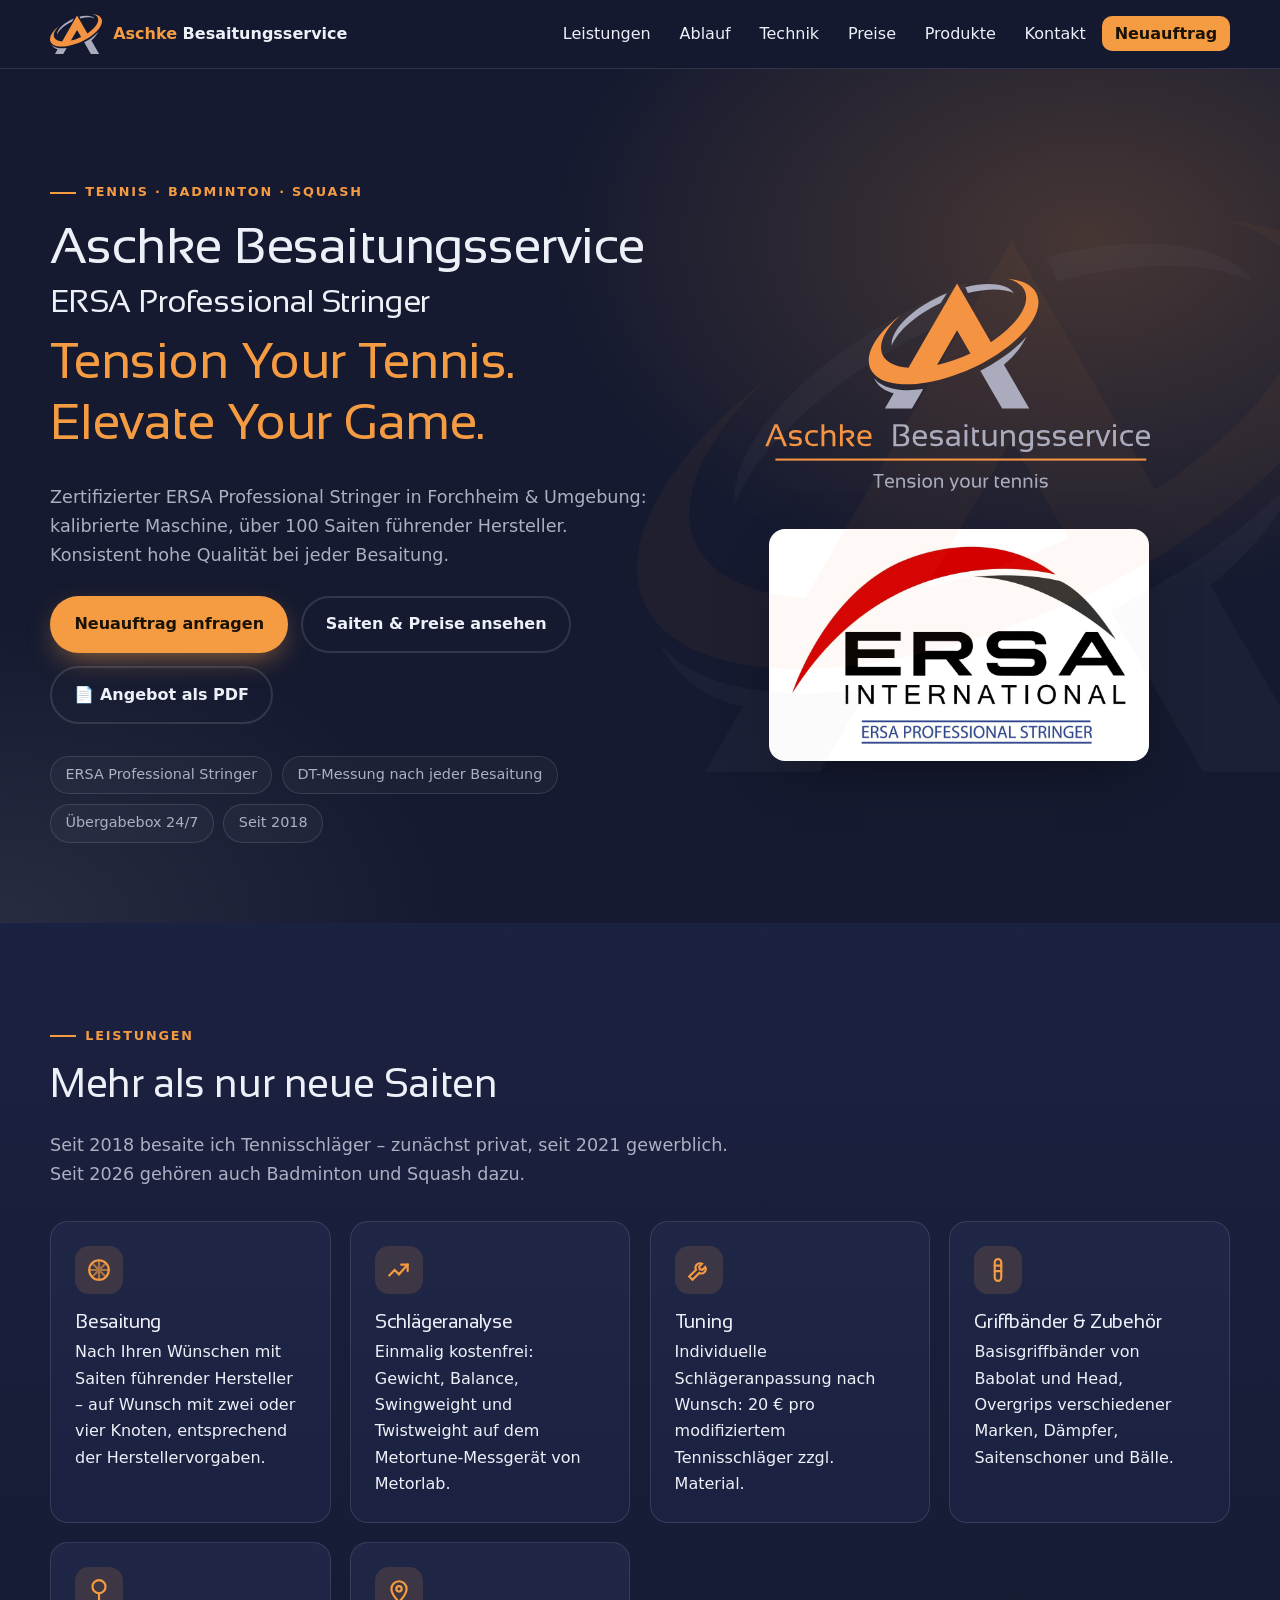
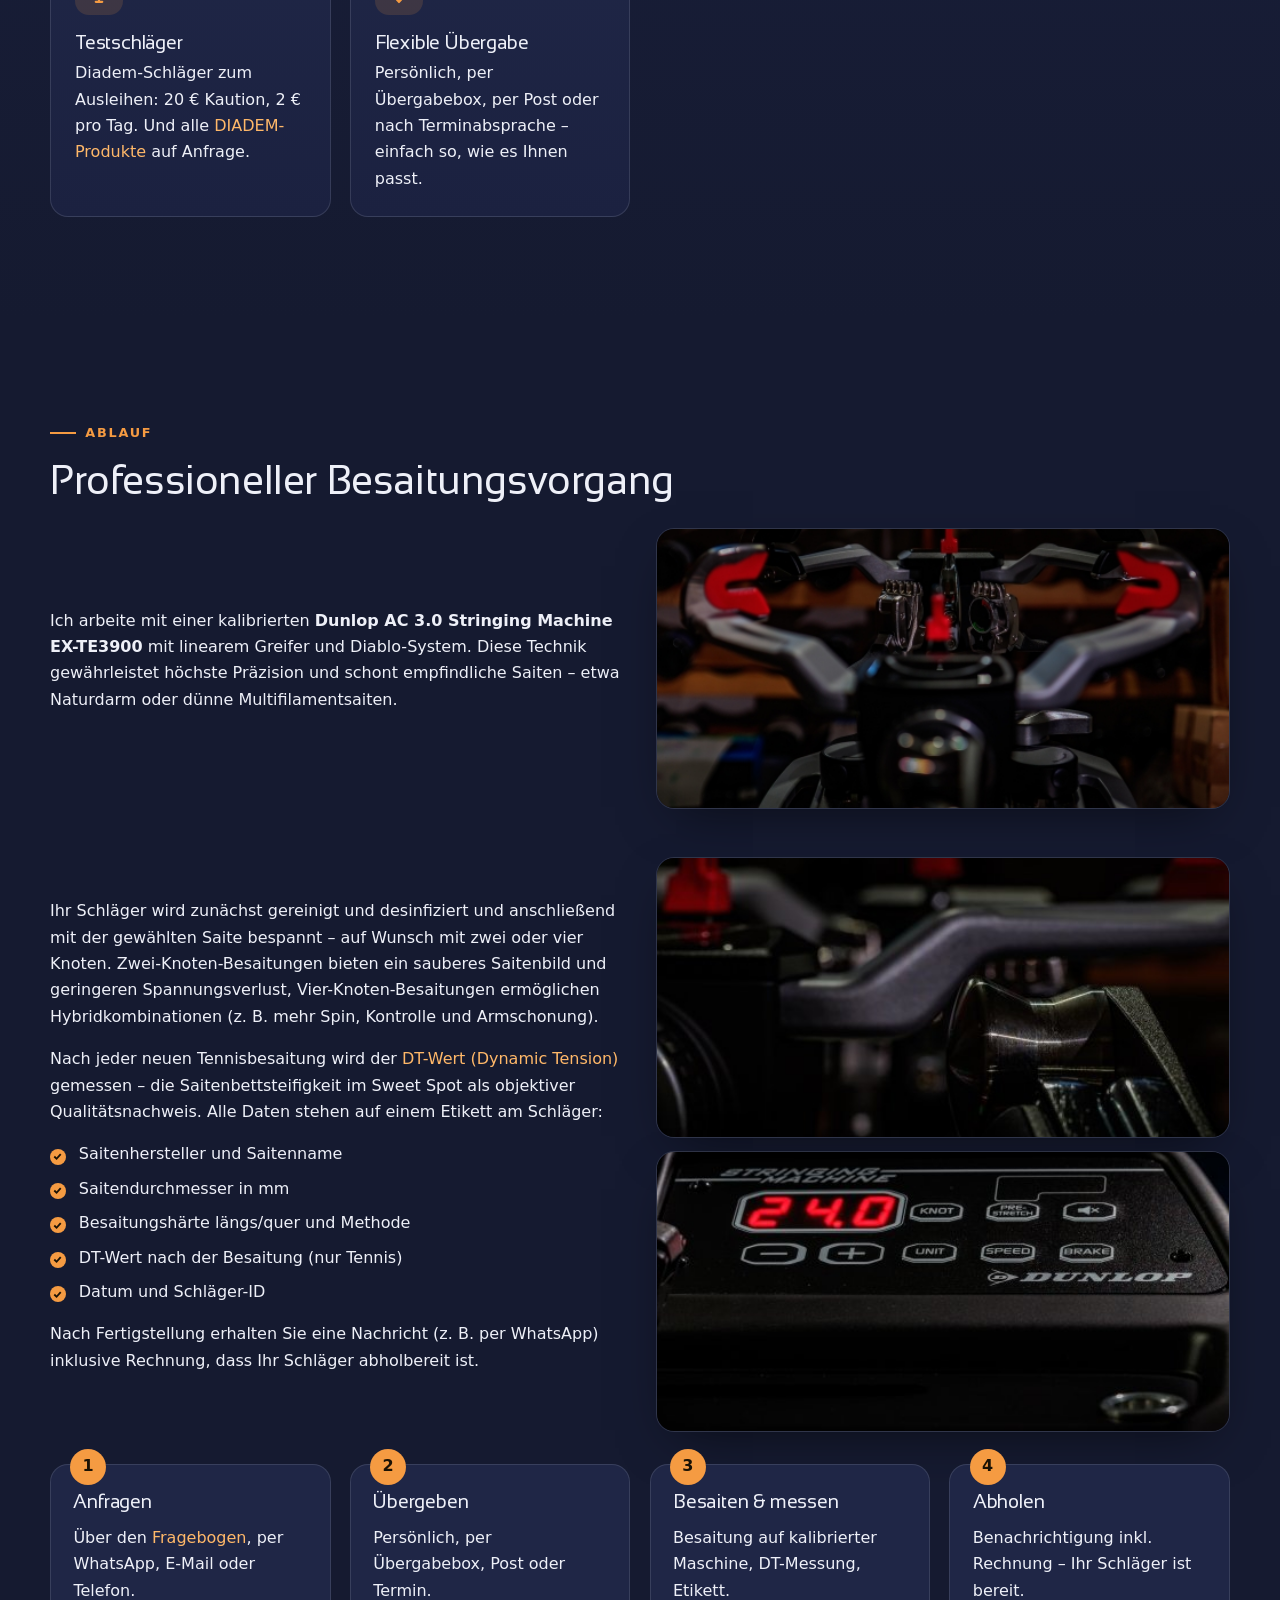
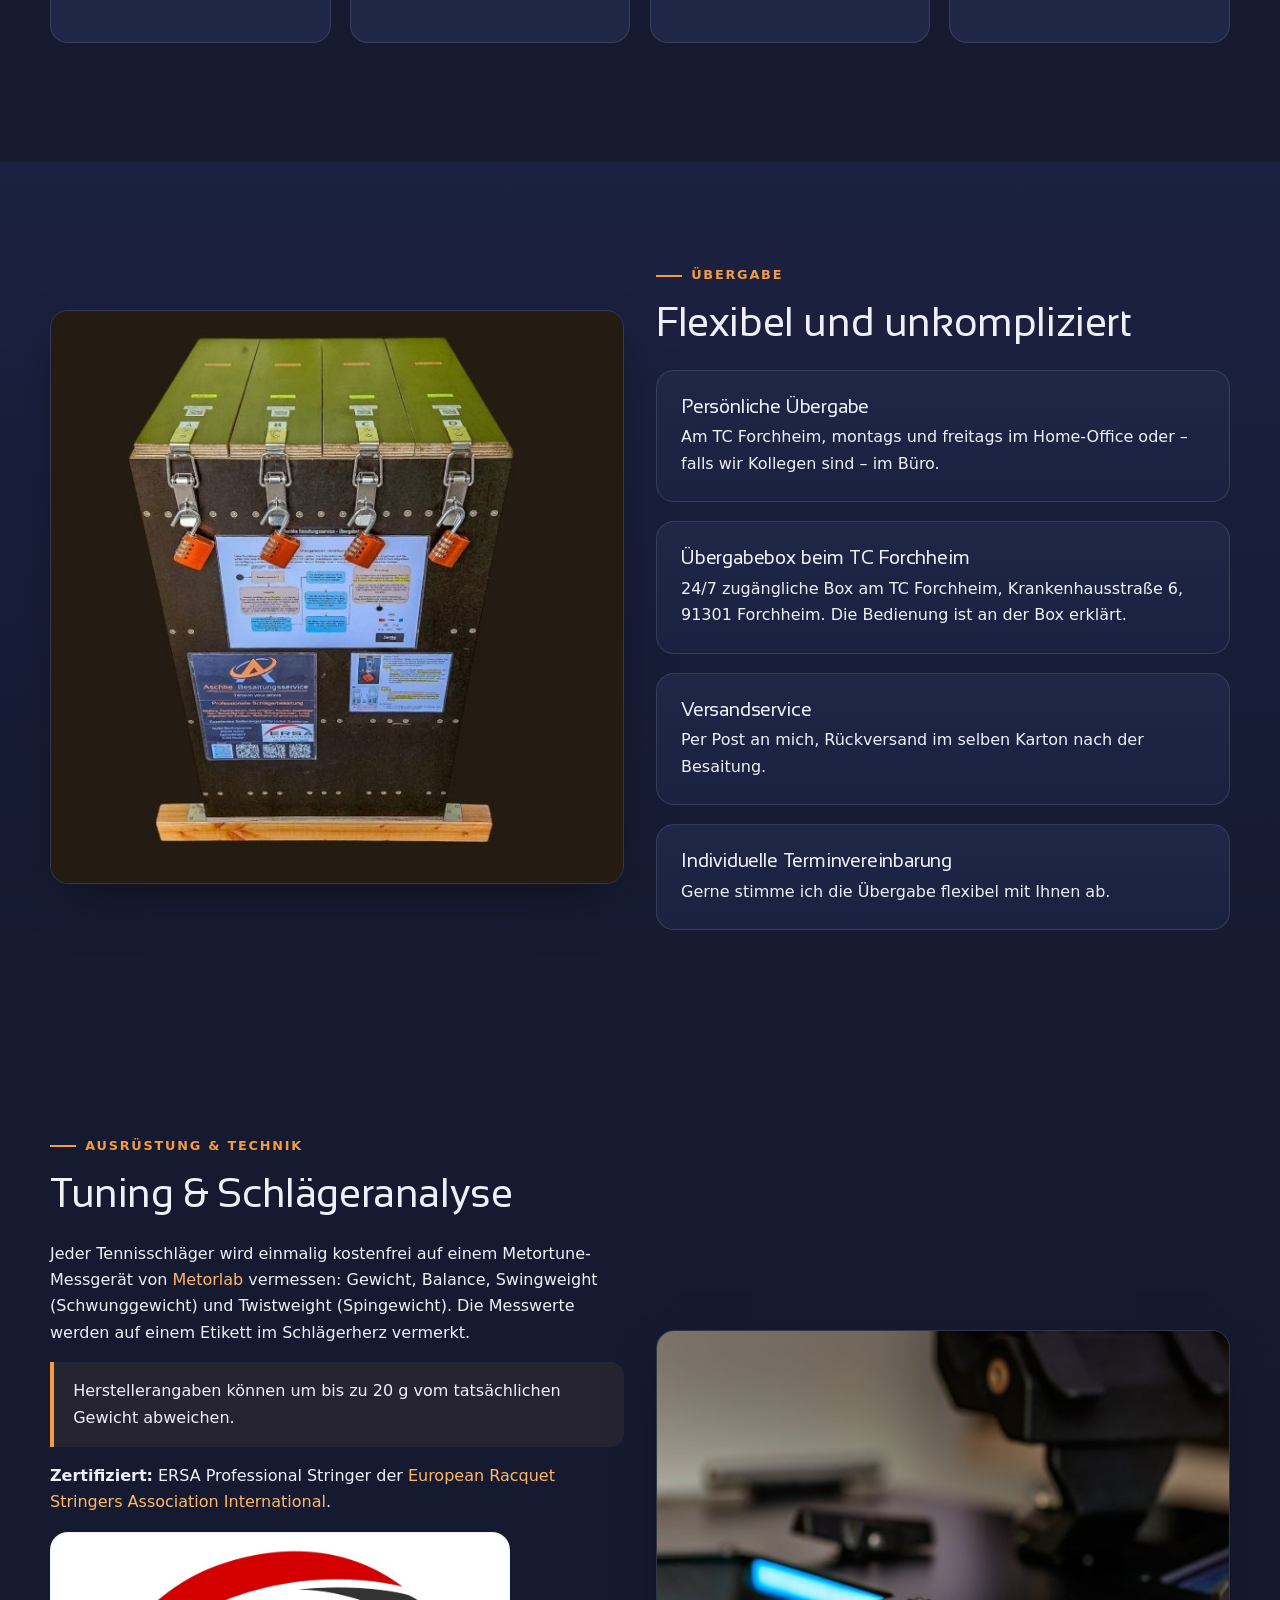
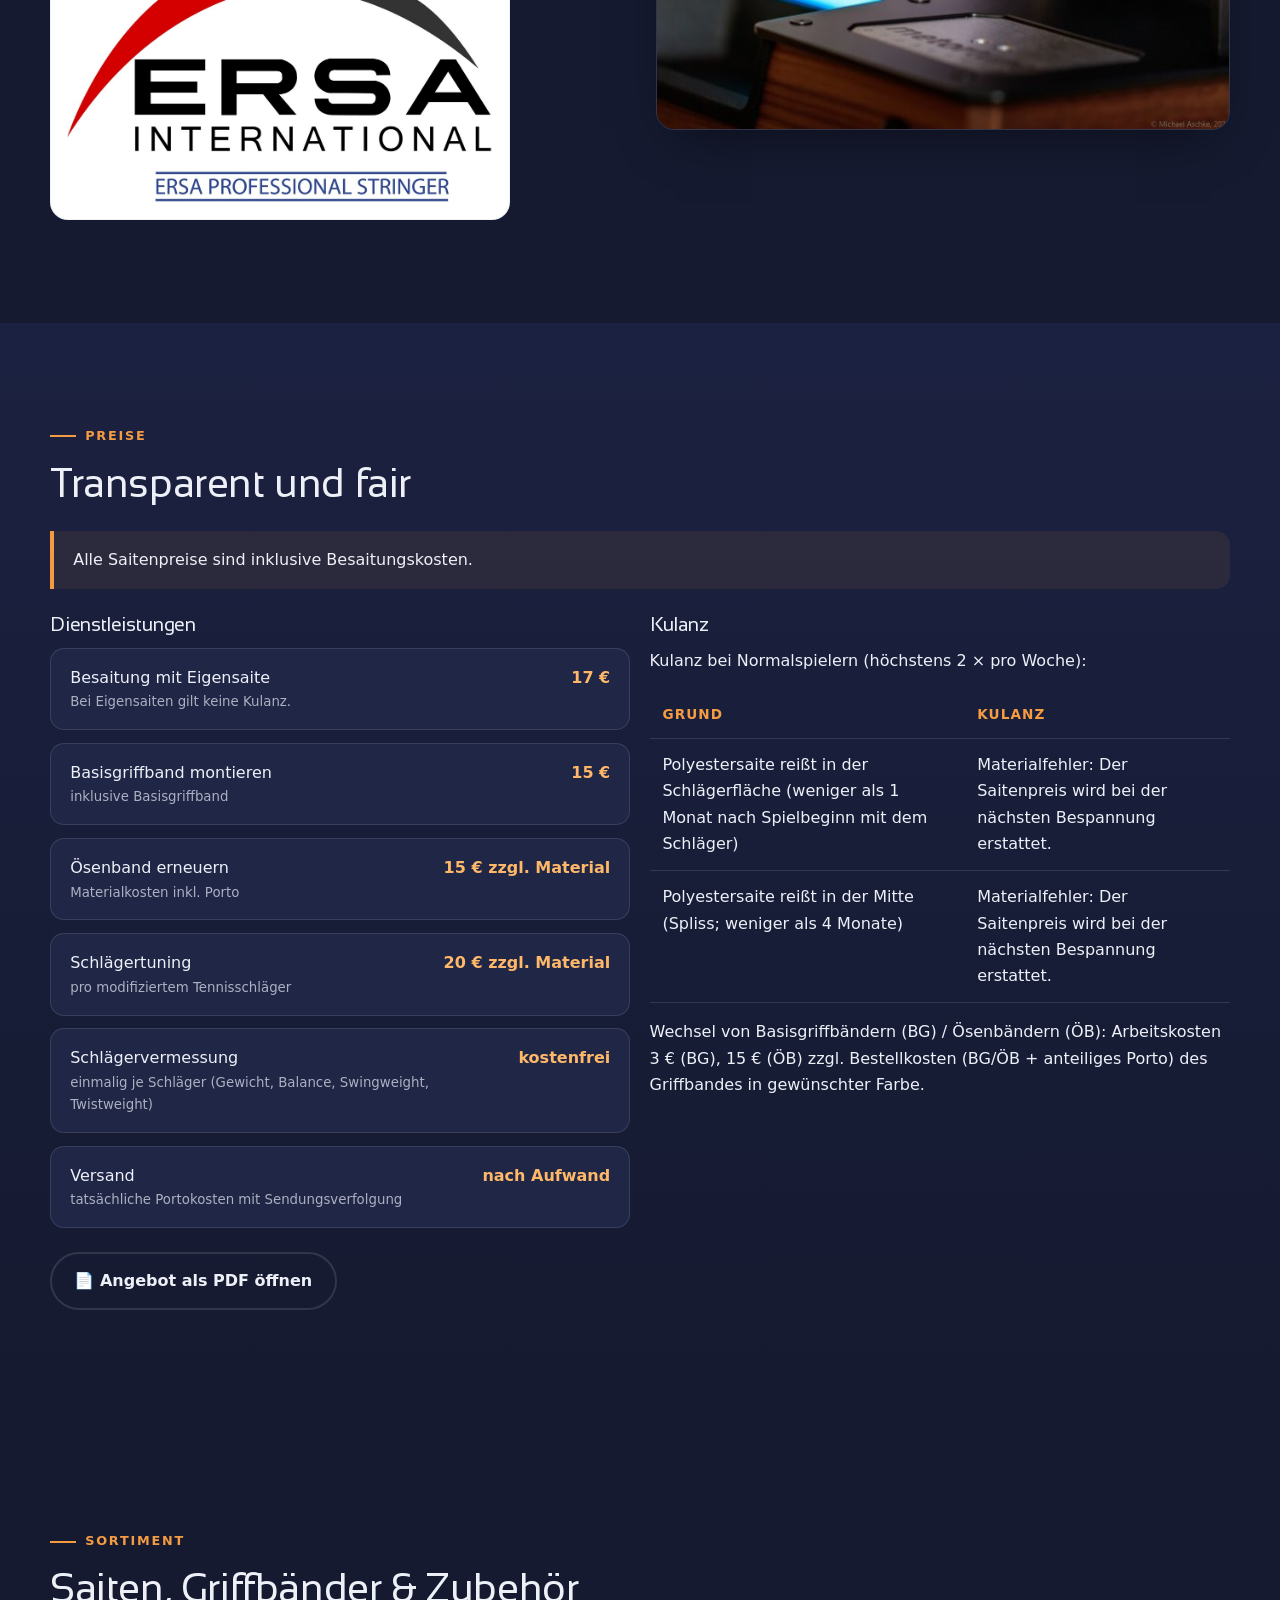
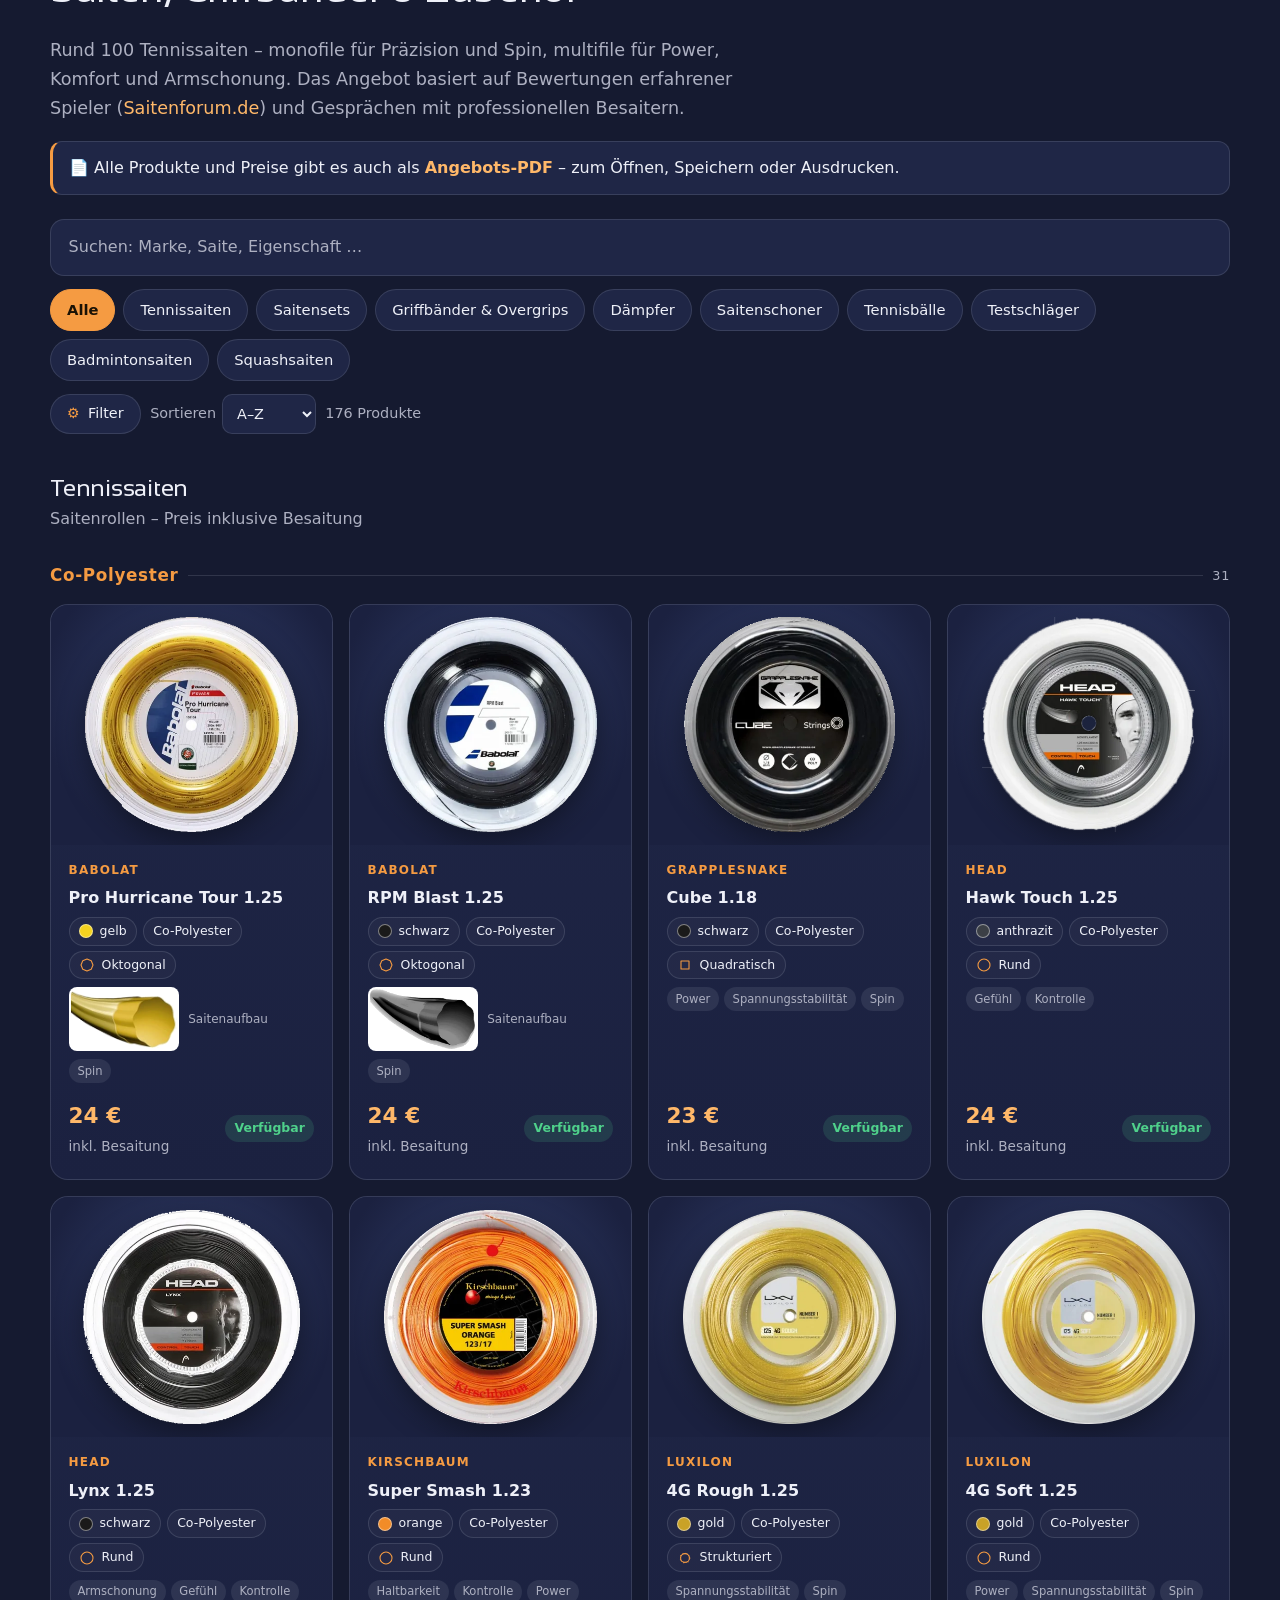
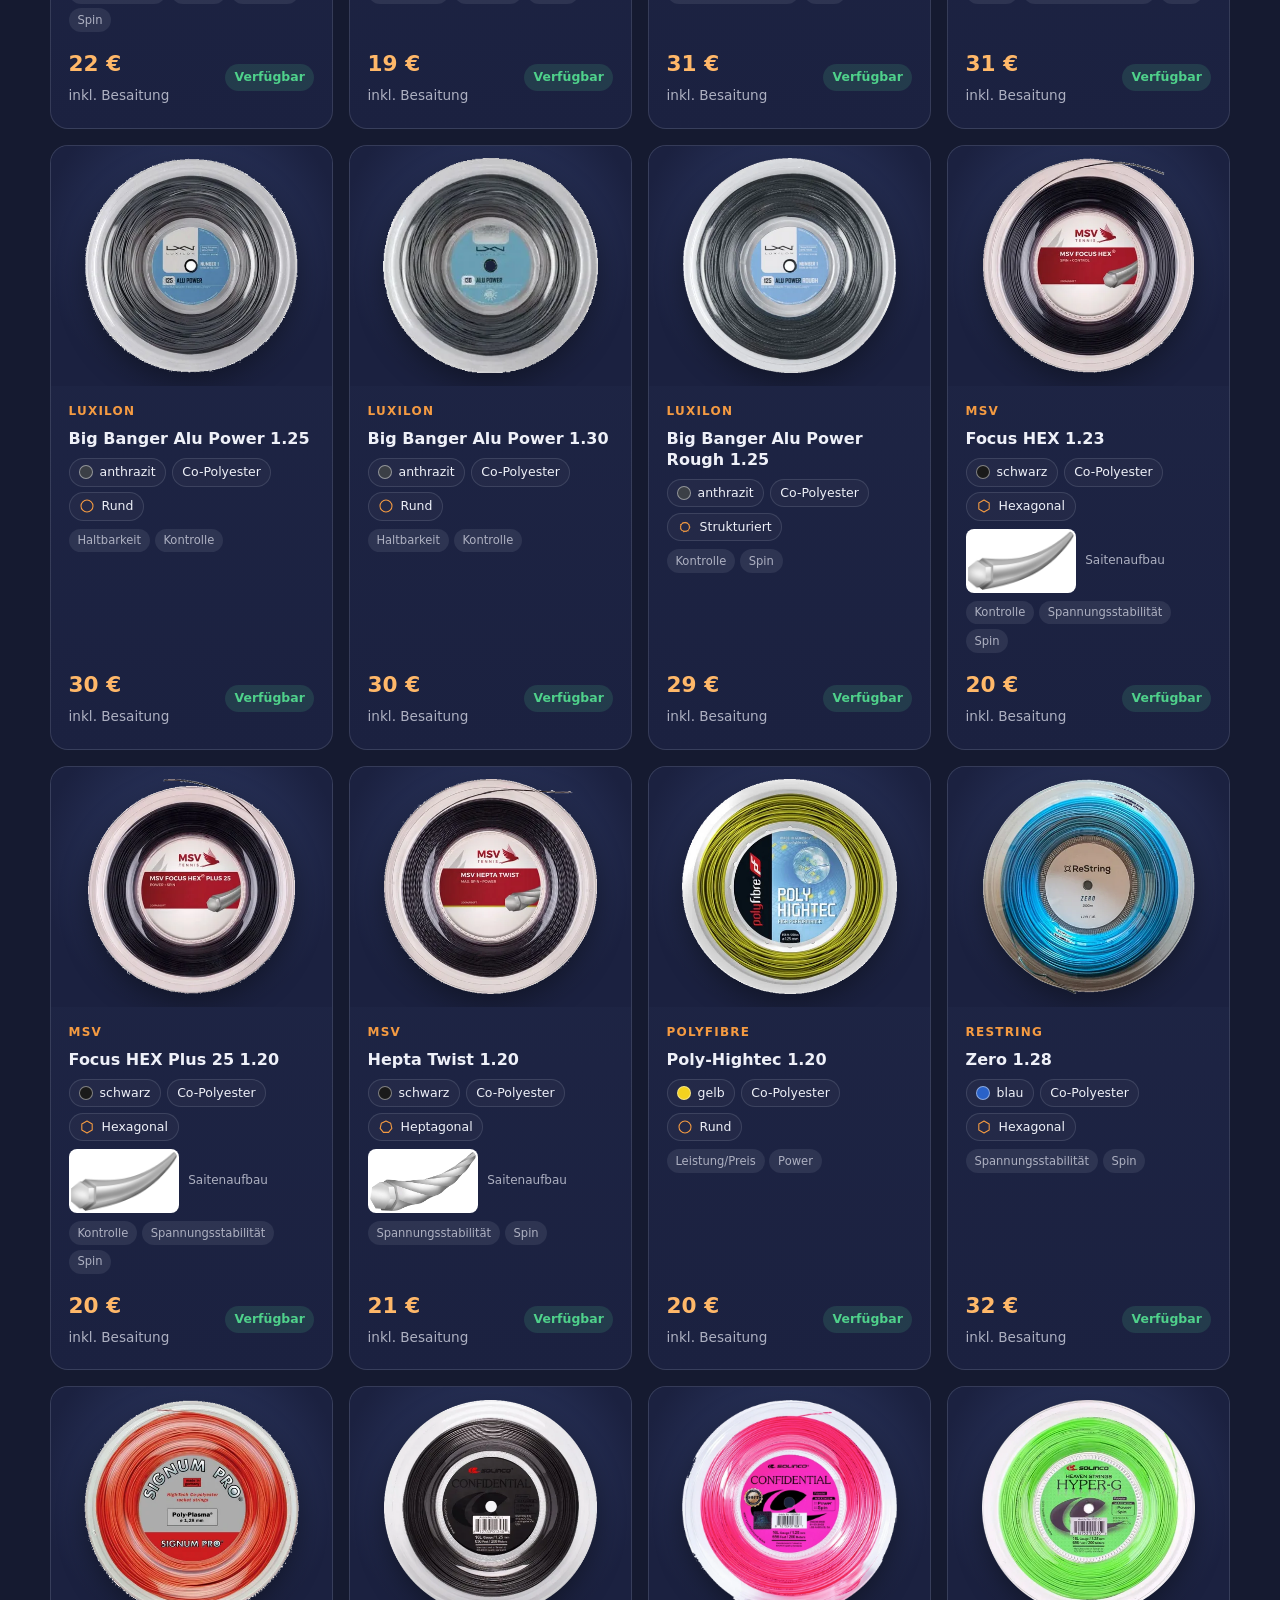
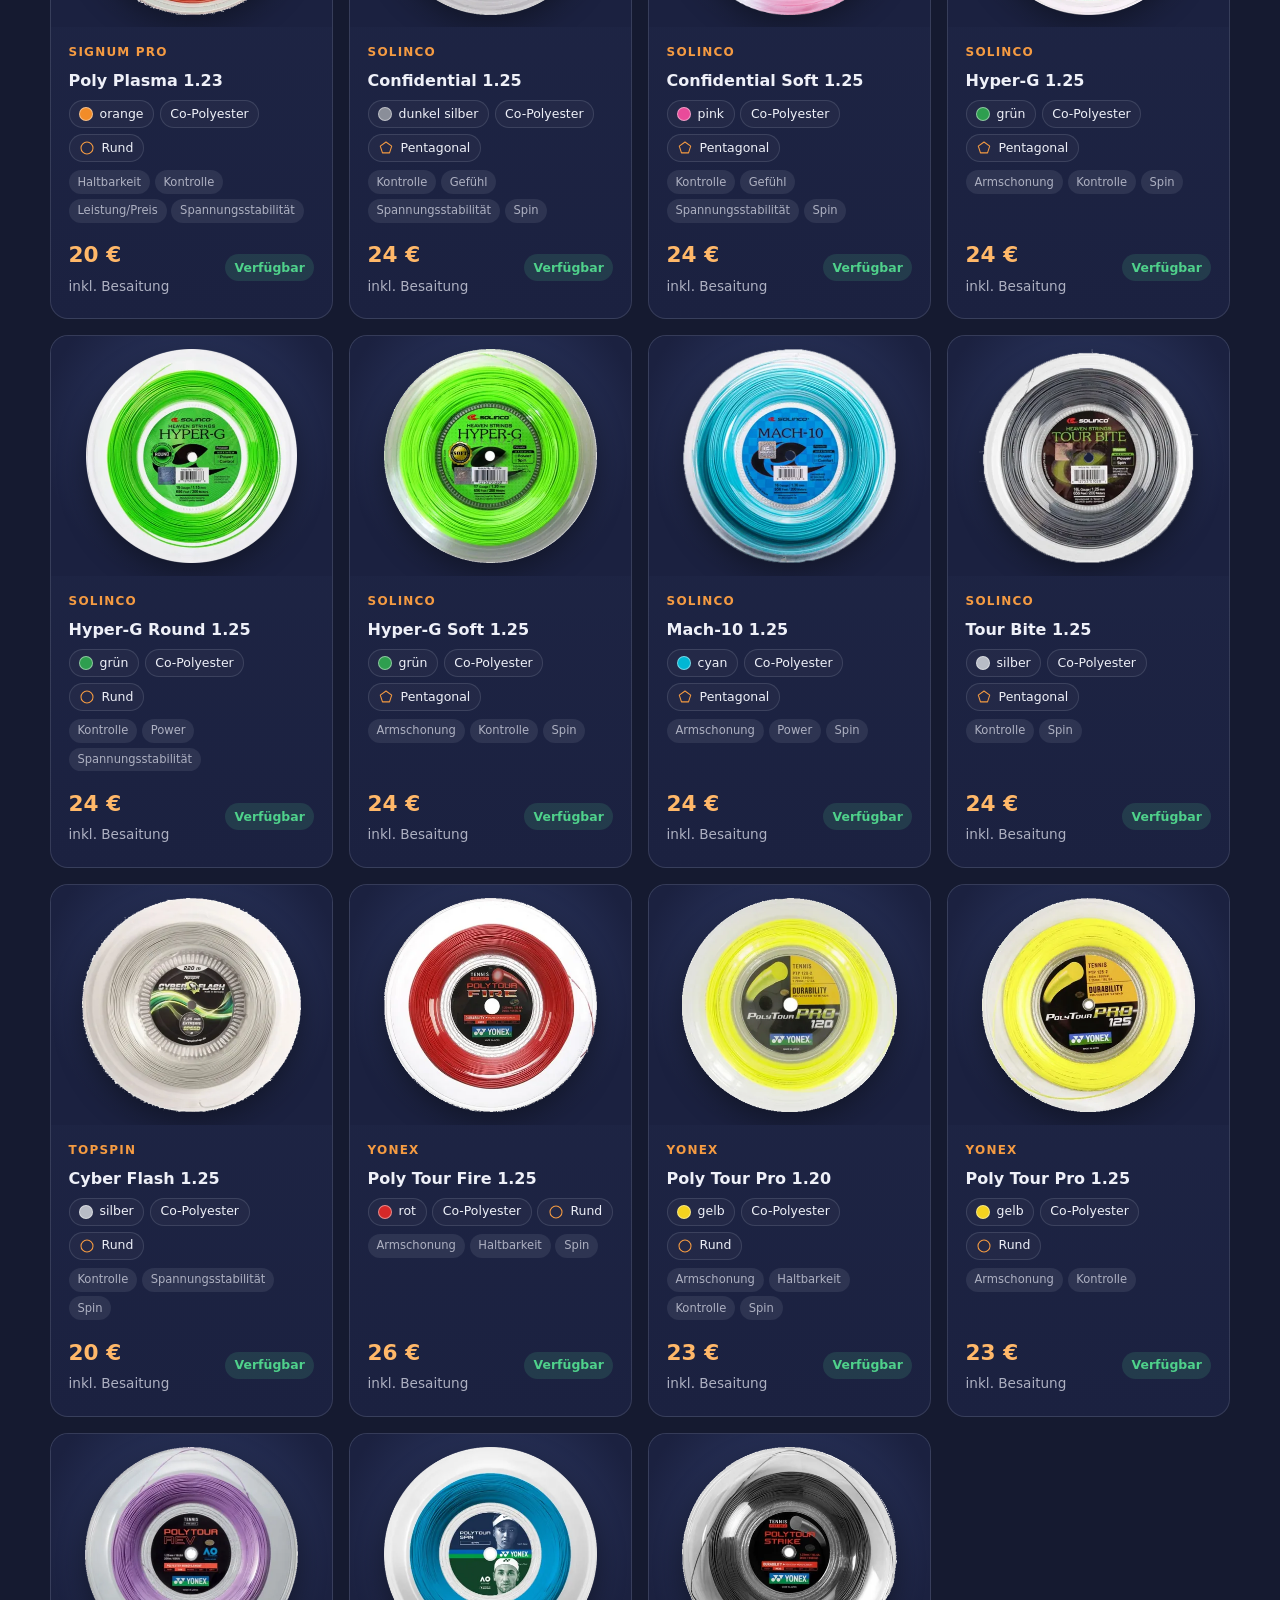
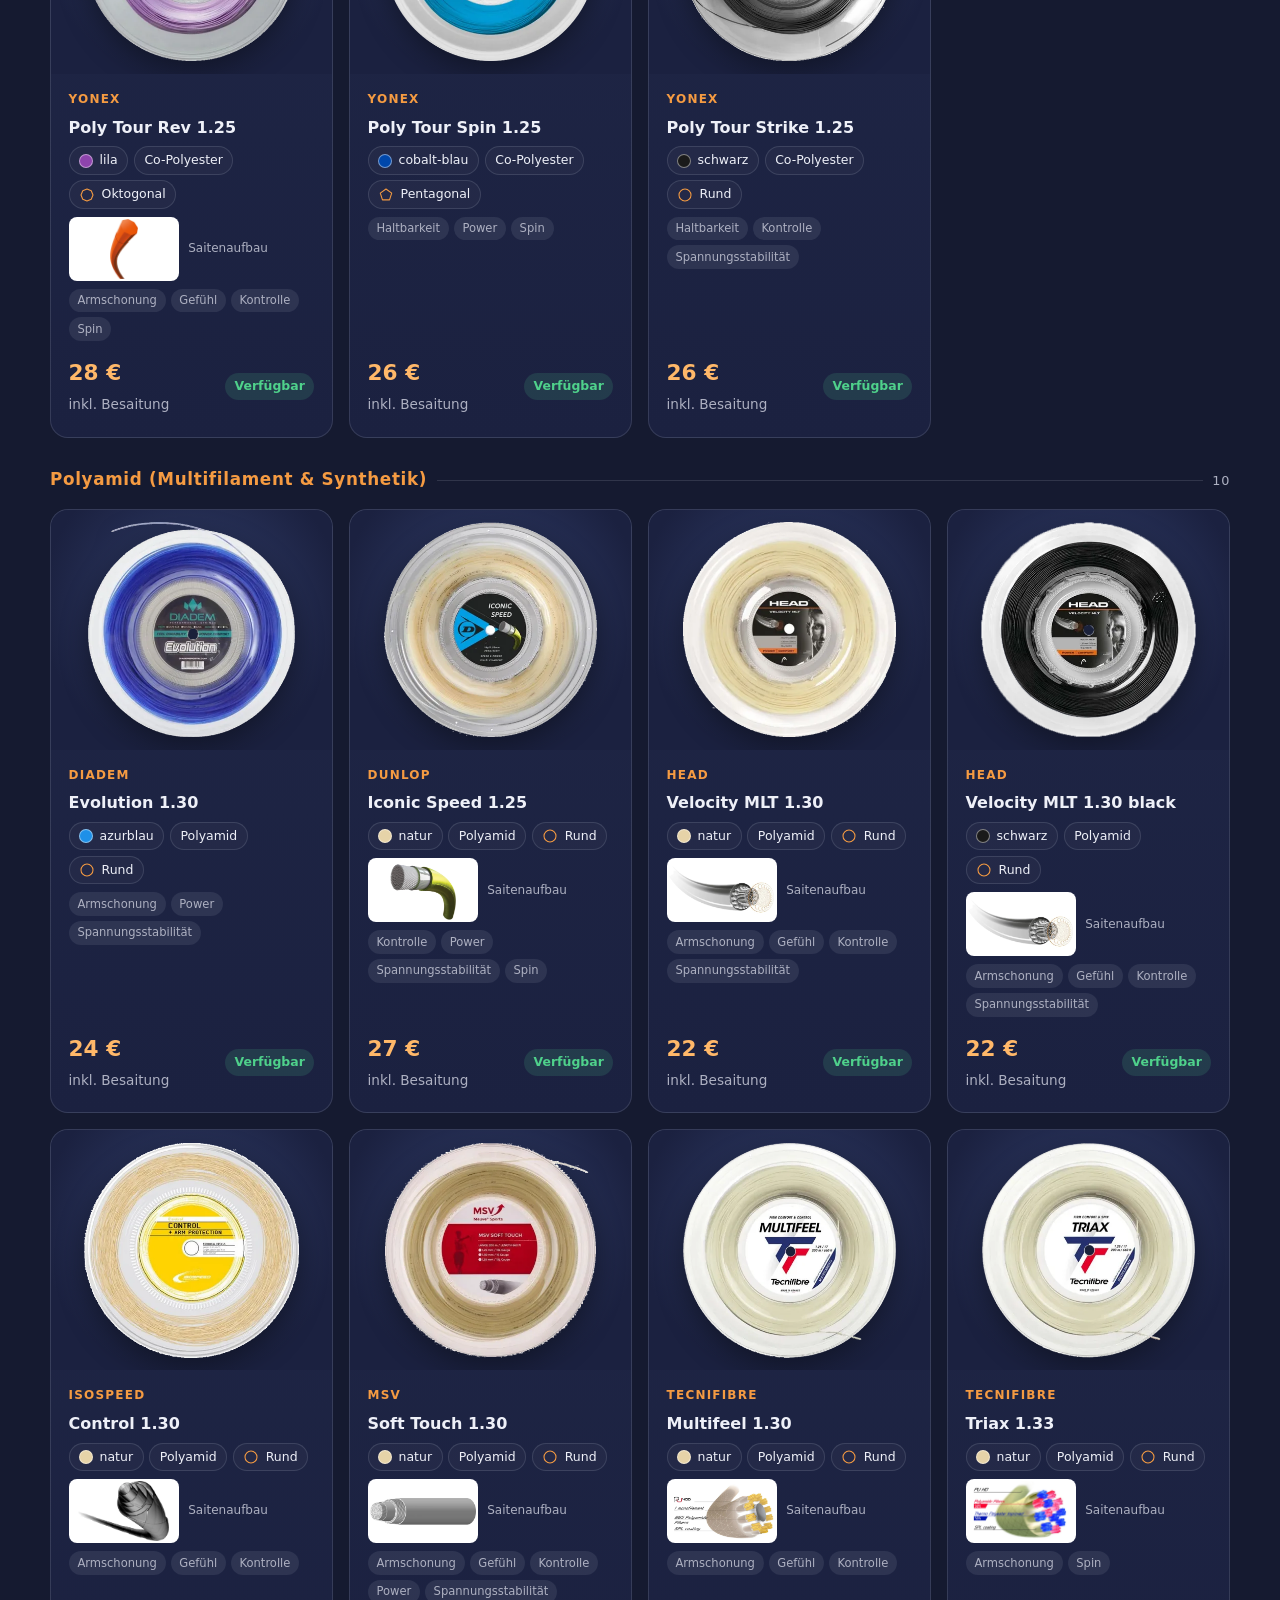
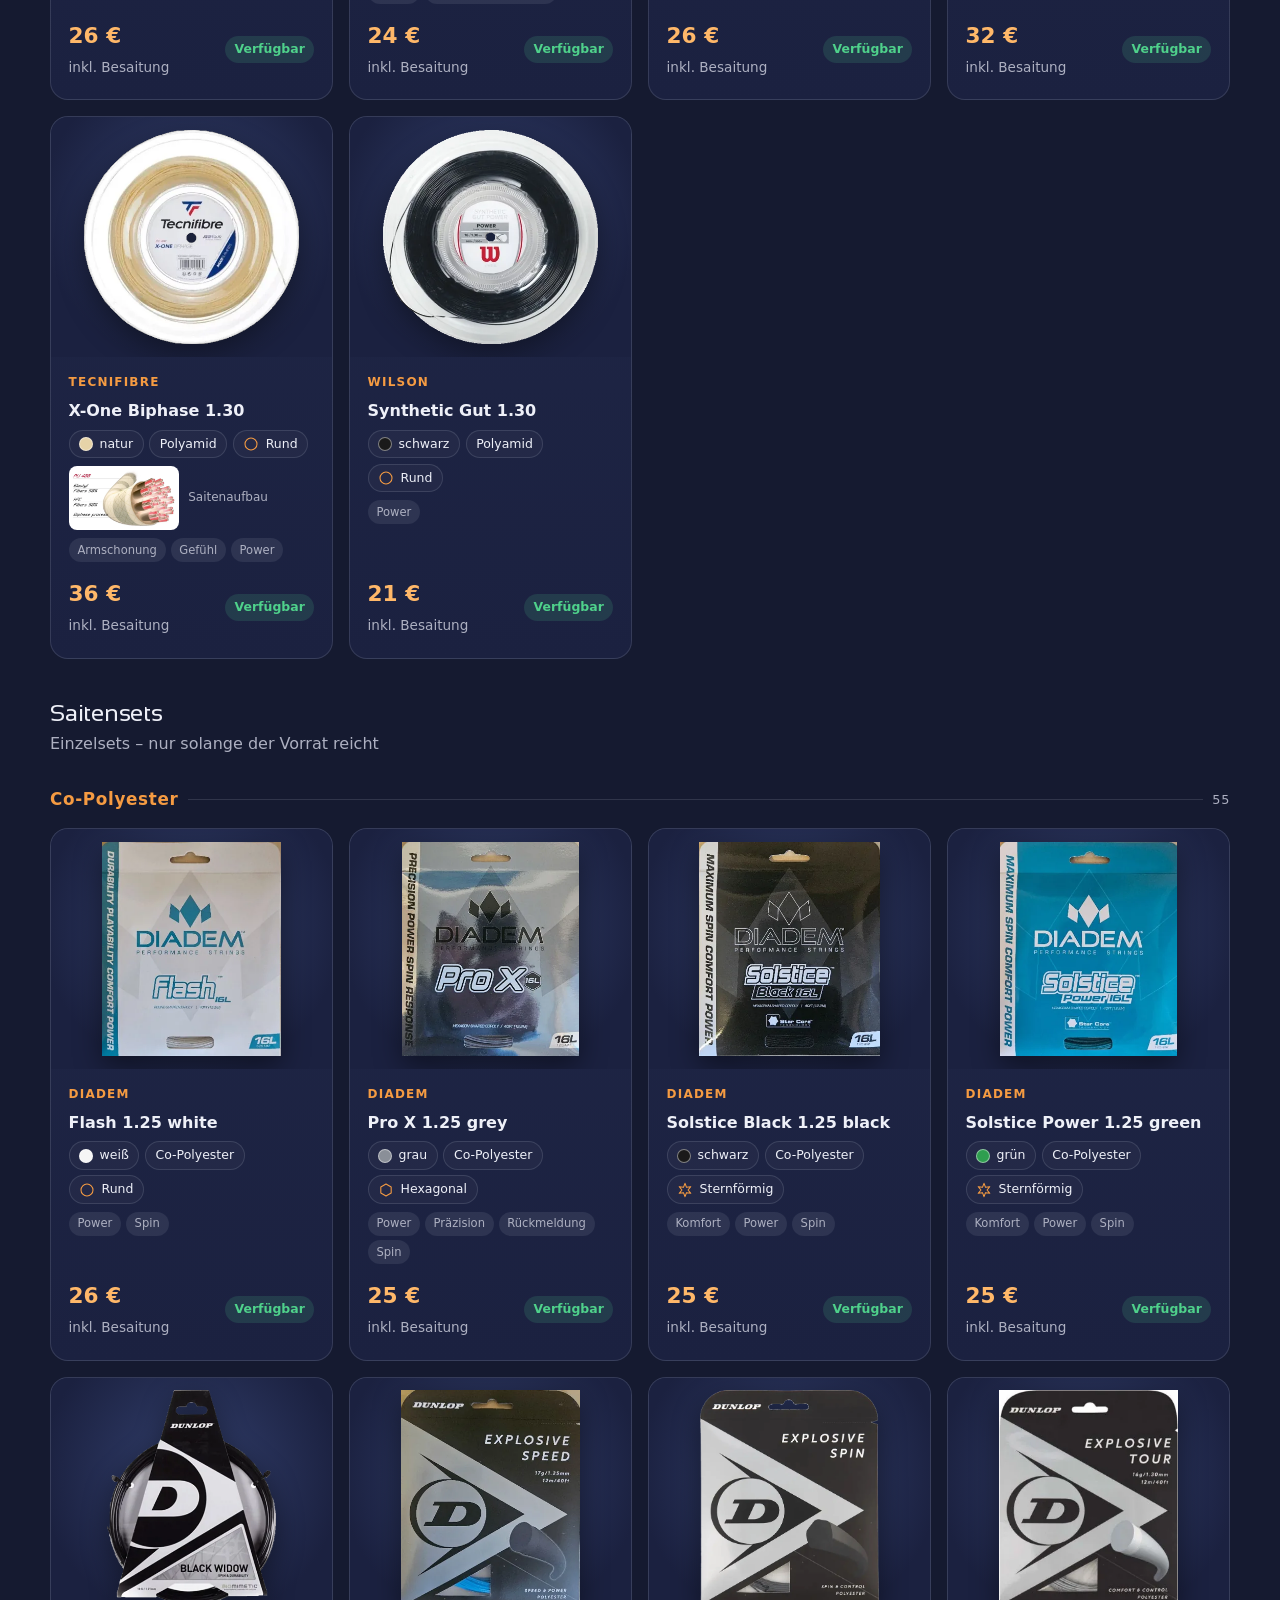
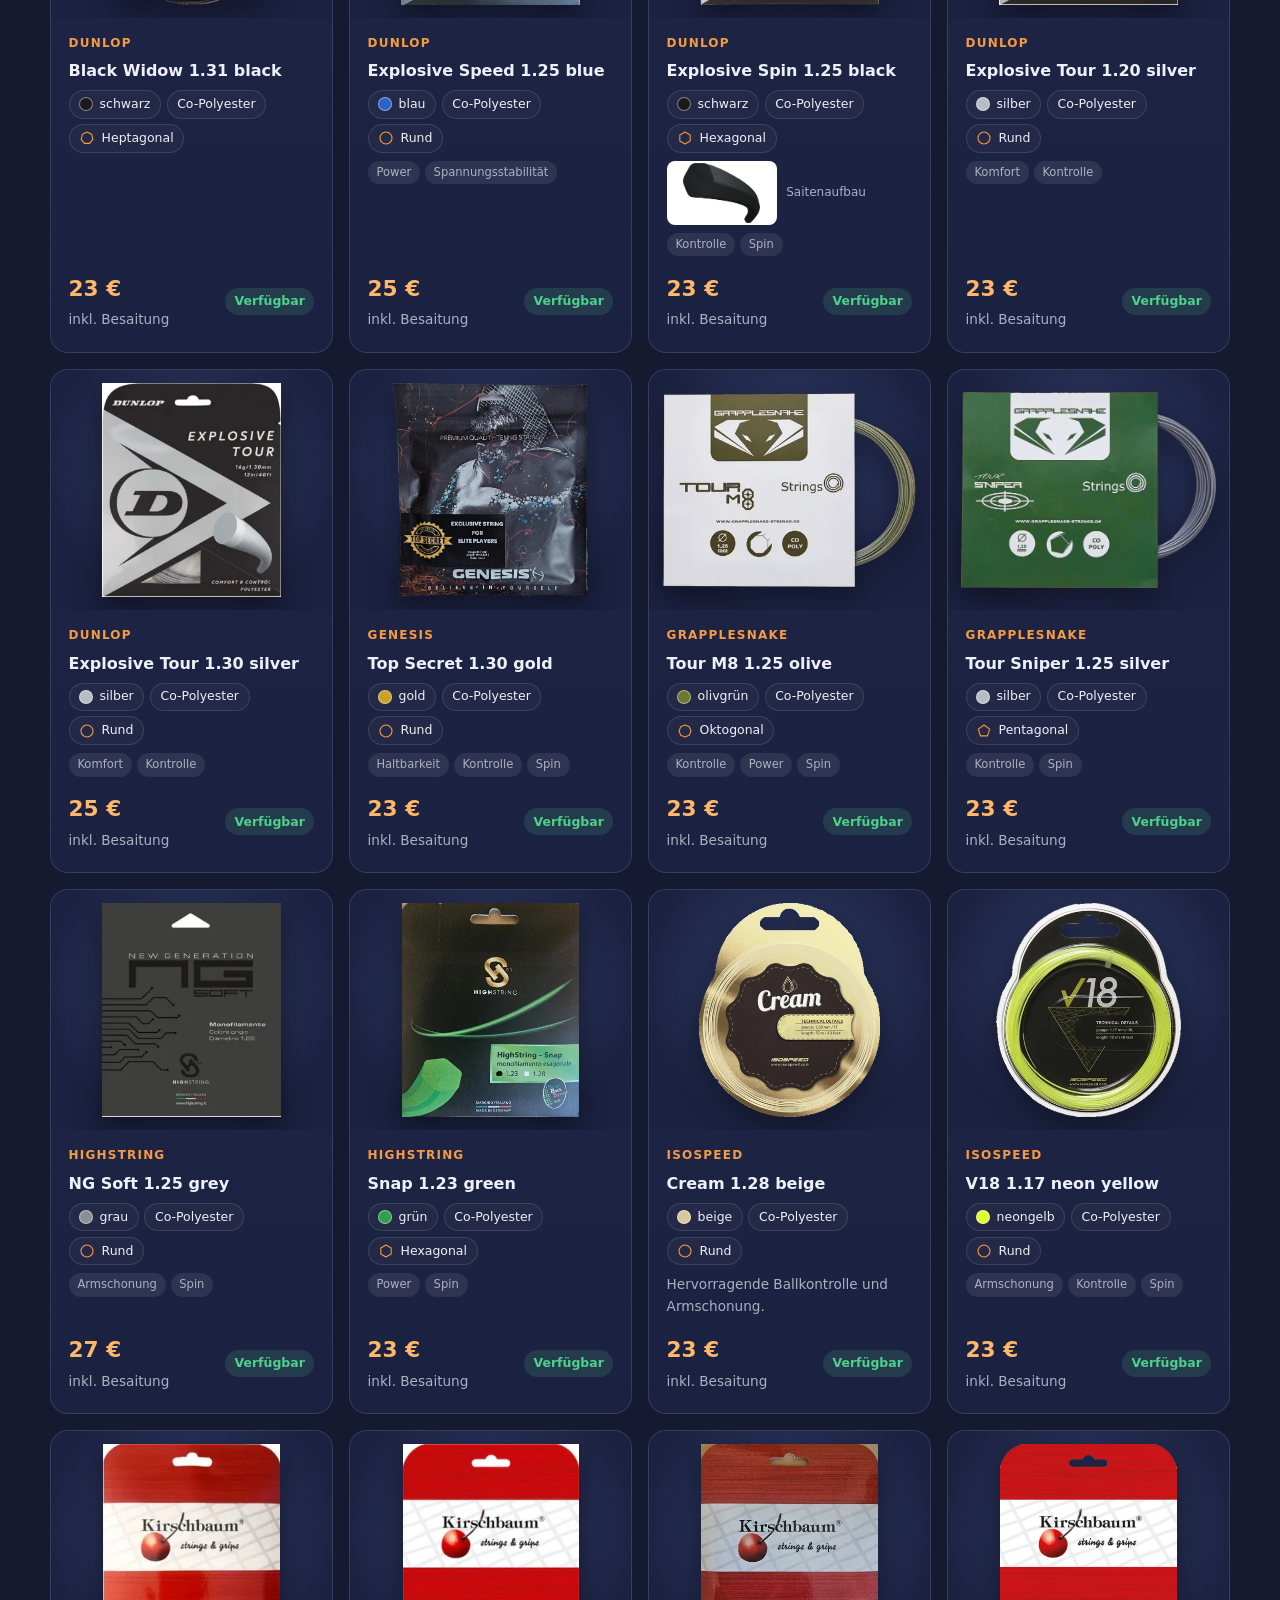
<file: index.html>
<!DOCTYPE html>
<html lang="de">
<head>
  <meta charset="utf-8">
  <meta name="google-site-verification" content="tb-WStjvtBQJvDmJxzzJWh2J9CxlSj52LglxOstO4sU" />
  <meta name="viewport" content="width=device-width, initial-scale=1">
  <title>Aschke Besaitungsservice – Tennis, Badminton &amp; Squash in Forchheim</title>
  <meta name="description" content="Professioneller Besaitungsservice für Tennis, Badminton und Squash in Forchheim, Hausen und Umgebung. ERSA-zertifiziert, mit DT-Messung, Metortune-Vermessung und Übergabebox.">
  <meta name="theme-color" content="#151a30">
  <meta property="og:title" content="Aschke Besaitungsservice – Tension your tennis">
  <meta property="og:description" content="ERSA-zertifizierter Besaitungsservice für Tennis, Badminton und Squash in Forchheim &amp; Umgebung.">
  <meta property="og:image" content="assets/img/site/logo.jpg">
  <link rel="icon" type="image/svg+xml" href="assets/img/site/favicon.svg">
  <link rel="icon" type="image/png" sizes="32x32" href="assets/img/site/favicon-32.png">
  <link rel="apple-touch-icon" href="assets/img/site/icon-192.png">
  <link rel="stylesheet" href="assets/css/styles.css">
  <script type="application/ld+json">
  {"@context":"https://schema.org","@type":"LocalBusiness","name":"Aschke Besaitungsservice","description":"Besaitungsservice für Tennis, Badminton und Squash","email":"besaitungsservice@aschke.net","telephone":"+491626951862","address":{"@type":"PostalAddress","streetAddress":"Egerlandstraße 6","postalCode":"91353","addressLocality":"Hausen","addressCountry":"DE"},"areaServed":"Forchheim und Umgebung"}
  </script>
</head>
<body>
  <a class="skip" href="#main">Zum Inhalt springen</a>

  <header class="site-header">
    <div class="container nav">
      <a class="brand" href="#top" aria-label="Aschke Besaitungsservice – Startseite">
        <img src="assets/img/site/icon.svg" alt="" width="52" height="40">
        <span><b>Aschke</b> Besaitungsservice</span>
      </a>
      <button class="burger" id="burger" aria-label="Menü öffnen" aria-expanded="false" aria-controls="menu">
        <svg viewBox="0 0 24 24" fill="none" stroke="currentColor" stroke-width="2" stroke-linecap="round"><path d="M4 7h16M4 12h16M4 17h16"/></svg>
      </button>
      <ul class="menu" id="menu">
        <li><a href="#leistungen">Leistungen</a></li>
        <li><a href="#ablauf">Ablauf</a></li>
        <li><a href="#technik">Technik</a></li>
        <li><a href="#preise">Preise</a></li>
        <li><a href="#produkte">Produkte</a></li>
        <li><a href="#kontakt">Kontakt</a></li>
        <li><a class="cta" href="anfrage.html">Neuauftrag</a></li>
      </ul>
    </div>
  </header>

  <main id="main">
    <section class="hero" id="top">
      <div class="container hero-grid">
        <div>
          <p class="eyebrow">Tennis · Badminton · Squash</p>
          <h1>Aschke Besaitungsservice<span class="h1-sub">ERSA Professional Stringer</span><em>Tension Your Tennis.<br>Elevate Your Game.</em></h1>
          <p class="lead">Zertifizierter ERSA Professional Stringer in Forchheim &amp; Umgebung: kalibrierte Maschine, über 100 Saiten führender Hersteller. Konsistent hohe Qualität bei jeder Besaitung.</p>
          <div class="hero-cta">
            <a class="btn primary" href="anfrage.html">Neuauftrag anfragen</a>
            <a class="btn ghost" href="#produkte">Saiten &amp; Preise ansehen</a>
            <a class="btn ghost" href="AschkeBesaitungsserviceAngebot.pdf" target="_blank" rel="noopener">📄 Angebot als PDF</a>
          </div>
          <ul class="badges">
            <li>ERSA Professional Stringer</li>
            <li>DT-Messung nach jeder Besaitung</li>
            <li>Übergabebox 24/7</li>
            <li>Seit 2018</li>
          </ul>
        </div>
        <div class="hero-media">
          <img class="logo-card" src="assets/img/site/logo.svg" alt="Logo Aschke Besaitungsservice – Tension your tennis" width="534" height="314">
          <a class="ersa-badge" href="https://www.ersa-stringers.com" target="_blank" rel="noopener"><img src="assets/img/site/ersa.jpg" alt="ERSA International – Professional Stringer" width="1000" height="597"></a>
        </div>
      </div>
    </section>

    <section class="section alt" id="leistungen">
      <div class="container">
        <p class="eyebrow">Leistungen</p>
        <h2>Mehr als nur neue Saiten</h2>
        <p class="lead">Seit 2018 besaite ich Tennisschläger – zunächst privat, seit 2021 gewerblich. Seit 2026 gehören auch Badminton und Squash dazu.</p>
        <div class="grid cols-3 reveal" style="margin-top:2rem">
          <article class="card"><div class="icon"><svg viewBox="0 0 24 24" fill="none" stroke="currentColor" stroke-width="2" stroke-linecap="round"><circle cx="12" cy="12" r="9"/><path d="M12 3v18M3 12h18M6 6l12 12M18 6L6 18" opacity=".6"/></svg></div><h3>Besaitung</h3><p>Nach Ihren Wünschen mit Saiten führender Hersteller – auf Wunsch mit zwei oder vier Knoten, entsprechend der Herstellervorgaben.</p></article>
          <article class="card"><div class="icon"><svg viewBox="0 0 24 24" fill="none" stroke="currentColor" stroke-width="2" stroke-linecap="round"><path d="M3 17l5-5 4 4 8-9"/><path d="M14 7h6v6"/></svg></div><h3>Schlägeranalyse</h3><p>Einmalig kostenfrei: Gewicht, Balance, Swingweight und Twistweight auf dem Metortune-Messgerät von Metorlab.</p></article>
          <article class="card"><div class="icon"><svg viewBox="0 0 24 24" fill="none" stroke="currentColor" stroke-width="2" stroke-linecap="round"><path d="M14.7 6.3a4 4 0 00-5.4 5.4L3 18l3 3 6.3-6.3a4 4 0 005.4-5.4l-2.5 2.5-2.5-.5-.5-2.5z"/></svg></div><h3>Tuning</h3><p>Individuelle Schlägeranpassung nach Wunsch: 20&nbsp;€ pro modifiziertem Tennisschläger zzgl. Material.</p></article>
          <article class="card"><div class="icon"><svg viewBox="0 0 24 24" fill="none" stroke="currentColor" stroke-width="2" stroke-linecap="round"><rect x="9" y="2" width="6" height="20" rx="3"/><path d="M9 8h6M9 13h6"/></svg></div><h3>Griffbänder &amp; Zubehör</h3><p>Basisgriffbänder von Babolat und Head, Overgrips verschiedener Marken, Dämpfer, Saitenschoner und Bälle.</p></article>
          <article class="card"><div class="icon"><svg viewBox="0 0 24 24" fill="none" stroke="currentColor" stroke-width="2" stroke-linecap="round"><ellipse cx="12" cy="8" rx="6" ry="6"/><path d="M12 14v8M9 22h6"/></svg></div><h3>Testschläger</h3><p>Diadem-Schläger zum Ausleihen: 20&nbsp;€ Kaution, 2&nbsp;€ pro Tag. Und alle <a href="https://diademsports.eu/" target="_blank" rel="noopener noreferrer">DIADEM-Produkte</a> auf Anfrage.</p></article>
          <article class="card"><div class="icon"><svg viewBox="0 0 24 24" fill="none" stroke="currentColor" stroke-width="2" stroke-linecap="round"><path d="M12 22s7-6.2 7-12a7 7 0 10-14 0c0 5.8 7 12 7 12z"/><circle cx="12" cy="10" r="2.5"/></svg></div><h3>Flexible Übergabe</h3><p>Persönlich, per Übergabebox, per Post oder nach Terminabsprache – einfach so, wie es Ihnen passt.</p></article>
        </div>
      </div>
    </section>

    <section class="section" id="ablauf">
      <div class="container">
        <p class="eyebrow">Ablauf</p>
        <h2>Professioneller Besaitungsvorgang</h2>
        <div class="split machine">
          <div>
            <p>Ich arbeite mit einer kalibrierten <b>Dunlop AC 3.0 Stringing Machine EX-TE3900</b> mit linearem Greifer und Diablo-System. Diese Technik gewährleistet höchste Präzision und schont empfindliche Saiten – etwa Naturdarm oder dünne Multifilamentsaiten.</p>
          </div>
          <div class="machine-pics"><img src="assets/img/site/maschine-5506.jpg" alt="Dunlop AC 3.0 Besaitungsmaschine, Frontansicht" loading="lazy" width="500" height="281"></div>
        </div>
        <div class="split">
          <div>
            <p>Ihr Schläger wird zunächst gereinigt und desinfiziert und anschließend mit der gewählten Saite bespannt – auf Wunsch mit zwei oder vier Knoten. Zwei-Knoten-Besaitungen bieten ein sauberes Saitenbild und geringeren Spannungsverlust, Vier-Knoten-Besaitungen ermöglichen Hybridkombinationen (z.&nbsp;B. mehr Spin, Kontrolle und Armschonung).</p>
            <p>Nach jeder neuen Tennisbesaitung wird der <a href="https://tennisbespannung.at/was-ist-der-dt-wert/" target="_blank" rel="noopener">DT-Wert (Dynamic Tension)</a> gemessen – die Saitenbettsteifigkeit im Sweet Spot als objektiver Qualitätsnachweis. Alle Daten stehen auf einem Etikett am Schläger:</p>
            <ul class="checks">
              <li>Saitenhersteller und Saitenname</li>
              <li>Saitendurchmesser in mm</li>
              <li>Besaitungshärte längs/quer und Methode</li>
              <li>DT-Wert nach der Besaitung (nur Tennis)</li>
              <li>Datum und Schläger-ID</li>
            </ul>
            <p>Nach Fertigstellung erhalten Sie eine Nachricht (z.&nbsp;B. per WhatsApp) inklusive Rechnung, dass Ihr Schläger abholbereit ist.</p>
          </div>
          <div class="machine-pics"><img src="assets/img/site/maschine-1.jpg" alt="Dunlop AC 3.0 – Greifer" loading="lazy" width="500" height="281"><img src="assets/img/site/maschine-display.jpg" alt="Display der Dunlop AC 3.0 Besaitungsmaschine mit 24,0 kg Spannung" loading="lazy" width="500" height="281"></div>
        </div>
        <ol class="steps reveal">
          <li><h3>Anfragen</h3><p>Über den <a href="anfrage.html">Fragebogen</a>, per WhatsApp, E-Mail oder Telefon.</p></li>
          <li><h3>Übergeben</h3><p>Persönlich, per Übergabebox, Post oder Termin.</p></li>
          <li><h3>Besaiten &amp; messen</h3><p>Besaitung auf kalibrierter Maschine, DT-Messung, Etikett.</p></li>
          <li><h3>Abholen</h3><p>Benachrichtigung inkl. Rechnung – Ihr Schläger ist bereit.</p></li>
        </ol>
      </div>
    </section>

    <section class="section alt" id="uebergabe">
      <div class="container split rev">
        <div>
          <p class="eyebrow">Übergabe</p>
          <h2>Flexibel und unkompliziert</h2>
          <div class="grid" id="handover"></div>
        </div>
        <img src="assets/img/site/uebergabebox.jpg" alt="Übergabebox am TC Forchheim" loading="lazy" width="600" height="600">
      </div>
    </section>

    <section class="section" id="technik">
      <div class="container">
        <p class="eyebrow">Ausrüstung &amp; Technik</p>
        <h2>Tuning &amp; Schlägeranalyse</h2>
        <div class="split">
          <div>
            <p>Jeder Tennisschläger wird einmalig kostenfrei auf einem Metortune-Messgerät von <a href="https://www.metorlab.io/" target="_blank" rel="noopener">Metorlab</a> vermessen: Gewicht, Balance, Swingweight (Schwunggewicht) und Twistweight (Spingewicht). Die Messwerte werden auf einem Etikett im Schlägerherz vermerkt.</p>
            <p class="note">Herstellerangaben können um bis zu 20&nbsp;g vom tatsächlichen Gewicht abweichen.</p>
            <p><b>Zertifiziert:</b> ERSA Professional Stringer der <a href="https://www.ersa-stringers.com" target="_blank" rel="noopener">European Racquet Stringers Association International</a>.</p>
            <img class="ersa" src="assets/img/site/ersa.jpg" alt="ERSA International – Professional Stringer" loading="lazy" width="1000" height="597">
          </div>
          <img src="assets/img/site/tuning.jpg" alt="Metortune-Messgerät" loading="lazy" width="600" height="400">
        </div>
      </div>
    </section>

    <section class="section alt" id="preise">
      <div class="container">
        <p class="eyebrow">Preise</p>
        <h2>Transparent und fair</h2>
        <p class="note" id="priceNote">Alle Saitenpreise sind inklusive Besaitungskosten.</p>
        <div class="grid cols-2" style="margin-top:1.5rem">
          <div><h3>Dienstleistungen</h3><div class="price-list" id="services"></div></div>
          <div>
            <h3>Kulanz</h3>
            <p id="kulanzIntro"></p>
            <table class="kulanz"><thead><tr><th>Grund</th><th>Kulanz</th></tr></thead><tbody id="kulanzRows"></tbody></table>
            <p id="kulanzGrip"></p>
          </div>
        </div>
        <p style="margin-top:1.5rem"><a class="btn ghost" href="AschkeBesaitungsserviceAngebot.pdf" target="_blank" rel="noopener">📄 Angebot als PDF öffnen</a></p>
      </div>
    </section>

    <section class="section" id="produkte">
      <div class="container">
        <p class="eyebrow">Sortiment</p>
        <h2>Saiten, Griffbänder &amp; Zubehör</h2>
        <p class="lead">Rund 100 Tennissaiten – monofile für Präzision und Spin, multifile für Power, Komfort und Armschonung. Das Angebot basiert auf Bewertungen erfahrener Spieler (<a href="https://www.saitenforum.de" target="_blank" rel="noopener">Saitenforum.de</a>) und Gesprächen mit professionellen Besaitern.</p>
        <p class="pdf-hint">📄 Alle Produkte und Preise gibt es auch als <a href="AschkeBesaitungsserviceAngebot.pdf" target="_blank" rel="noopener"><b>Angebots-PDF</b></a> – zum Öffnen, Speichern oder Ausdrucken.</p>

        <div class="toolbar" role="search">
          <input class="search" id="search" type="search" placeholder="Suchen: Marke, Saite, Eigenschaft …" aria-label="Produkte durchsuchen">
          <div class="chips" id="catChips" role="group" aria-label="Kategorien"></div>
          <label class="category-select" for="catSelect">Kategorie
            <select id="catSelect"></select>
          </label>
          <div class="filters">
            <details class="more" id="more">
              <summary>Filter <span class="badge" id="filterBadge" hidden></span></summary>
              <div class="more-body">
                <label for="brand">Marke <select id="brand"><option value="">alle</option></select></label>
                <label for="tag">Eigenschaft <select id="tag"><option value="">alle</option></select></label>
                <label for="material">Material <select id="material"><option value="">alle</option></select></label>
                <div class="cdd" id="colorDd">Farbe
                  <button type="button" class="cdd-btn" id="colorBtn" aria-haspopup="listbox" aria-expanded="false"><span class="cdd-cur">alle</span></button>
                  <ul class="cdd-list" id="colorList" role="listbox" hidden></ul>
                </div>
                <label for="shape">Form <select id="shape"><option value="">alle</option></select></label>
                <label><input type="checkbox" id="soldout"> Ausverkauftes anzeigen</label>
                <button type="button" class="reset" id="resetFilters">Zurücksetzen</button>
              </div>
            </details>
            <label for="sort">Sortieren
              <select id="sort"><option value="name">A–Z</option><option value="price-asc">Preis ↑</option><option value="price-desc">Preis ↓</option></select>
            </label>
            <span class="count" id="count" aria-live="polite"></span>
          </div>
        </div>
        <div id="catalog"></div>
        <div class="note" style="margin-top:2rem"><span id="diademNote"></span> <a href="https://diademsports.eu/" target="_blank" rel="noopener noreferrer">DIADEM-Produkte ansehen</a></div>
        <p class="count" id="updated"></p>
      </div>
    </section>

    <section class="section alt" id="kontakt">
      <div class="container">
        <p class="eyebrow">Kontakt</p>
        <h2>Schreiben Sie mir</h2>
        <p class="lead">Aschke Besaitungsservice, z.&nbsp;Hd. Michael Aschke, Egerlandstraße 6, 91353 Hausen</p>
        <div class="contact-grid">
          <a class="contact-card" href="https://wa.me/491626951862" target="_blank" rel="noopener"><svg viewBox="0 0 24 24" fill="none" stroke="currentColor" stroke-width="2" stroke-linecap="round" stroke-linejoin="round"><path d="M21 12a9 9 0 01-13.4 7.8L3 21l1.3-4.4A9 9 0 1121 12z"/></svg><span>WhatsApp<small>+49 162 6951862</small></span></a>
          <a class="contact-card" href="mailto:besaitungsservice@aschke.net"><svg viewBox="0 0 24 24" fill="none" stroke="currentColor" stroke-width="2" stroke-linecap="round" stroke-linejoin="round"><rect x="3" y="5" width="18" height="14" rx="2"/><path d="M3 7l9 6 9-6"/></svg><span>E-Mail<small>besaitungsservice@aschke.net</small></span></a>
          <a class="contact-card" href="tel:+491626951862"><svg viewBox="0 0 24 24" fill="none" stroke="currentColor" stroke-width="2" stroke-linecap="round" stroke-linejoin="round"><path d="M22 16.9v3a2 2 0 01-2.2 2 19.8 19.8 0 01-8.6-3.1 19.5 19.5 0 01-6-6A19.8 19.8 0 012.1 4.2 2 2 0 014.1 2h3a2 2 0 012 1.7c.1 1 .4 1.9.7 2.8a2 2 0 01-.5 2.1L8.1 9.9a16 16 0 006 6l1.3-1.3a2 2 0 012.1-.4c.9.3 1.8.6 2.8.7a2 2 0 011.7 2z"/></svg><span>Anrufen<small>+49 162 6951862</small></span></a>
          <a class="contact-card" href="https://www.instagram.com/aschkebesaitungsservice/" target="_blank" rel="noopener"><svg viewBox="0 0 24 24" fill="none" stroke="currentColor" stroke-width="2"><rect x="3" y="3" width="18" height="18" rx="5"/><circle cx="12" cy="12" r="4"/><circle cx="17.5" cy="6.5" r=".8" fill="currentColor"/></svg><span>Instagram<small>@aschkebesaitungsservice</small></span></a>
          <a class="contact-card" href="https://www.facebook.com/TennisbesaitungAschke" target="_blank" rel="noopener"><svg viewBox="0 0 24 24" fill="none" stroke="currentColor" stroke-width="2" stroke-linecap="round" stroke-linejoin="round"><path d="M18 2h-3a5 5 0 00-5 5v3H7v4h3v8h4v-8h3l1-4h-4V7a1 1 0 011-1h3z"/></svg><span>Facebook<small>TennisbesaitungAschke</small></span></a>
          <a class="contact-card" href="anfrage.html"><svg viewBox="0 0 24 24" fill="none" stroke="currentColor" stroke-width="2" stroke-linecap="round" stroke-linejoin="round"><path d="M14 3H6a2 2 0 00-2 2v14a2 2 0 002 2h12a2 2 0 002-2V9z"/><path d="M14 3v6h6M8 13h8M8 17h8"/></svg><span>Fragebogen<small>für Neuaufträge</small></span></a>
        </div>
        <p style="margin-top:1.5rem">Ich freue mich über Ihre ehrliche Bewertung.</p>
        <a class="btn primary" href="https://g.page/r/CTDgzciGVHNOEAE/review" target="_blank" rel="noopener noreferrer">Bei Google bewerten</a>
      </div>
    </section>
  </main>

  <footer class="site-footer">
    <div class="container foot-grid">
      <div>© <span id="year">2026</span> Michael Aschke · Aschke Besaitungsservice</div>
      <nav class="foot-links" aria-label="Rechtliches">
        <a href="impressum.html">Impressum</a>
        <a href="datenschutz.html">Datenschutz</a>
        <a href="#top">Nach oben ↑</a>
      </nav>
    </div>
  </footer>

  <script src="data/data.js"></script>

  <script src="assets/js/app.js" defer></script>
</body>
</html>
</file>
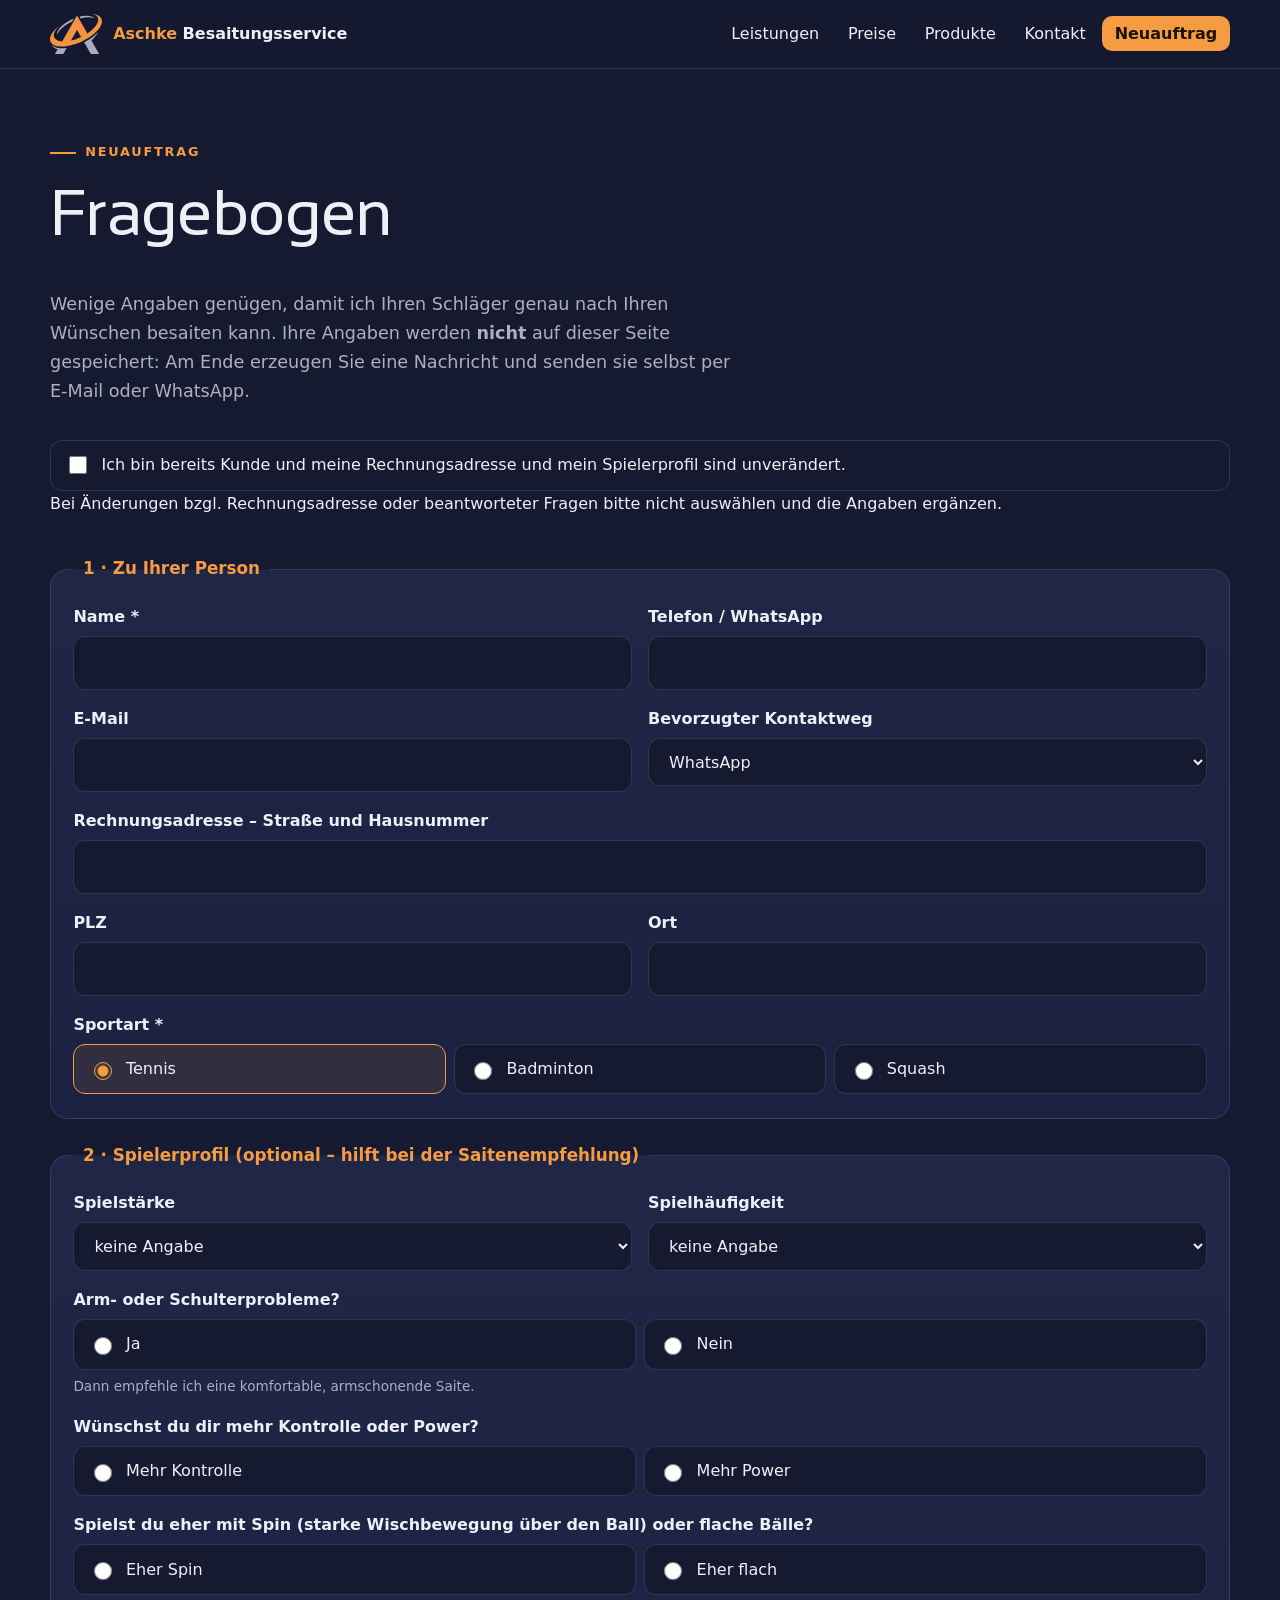
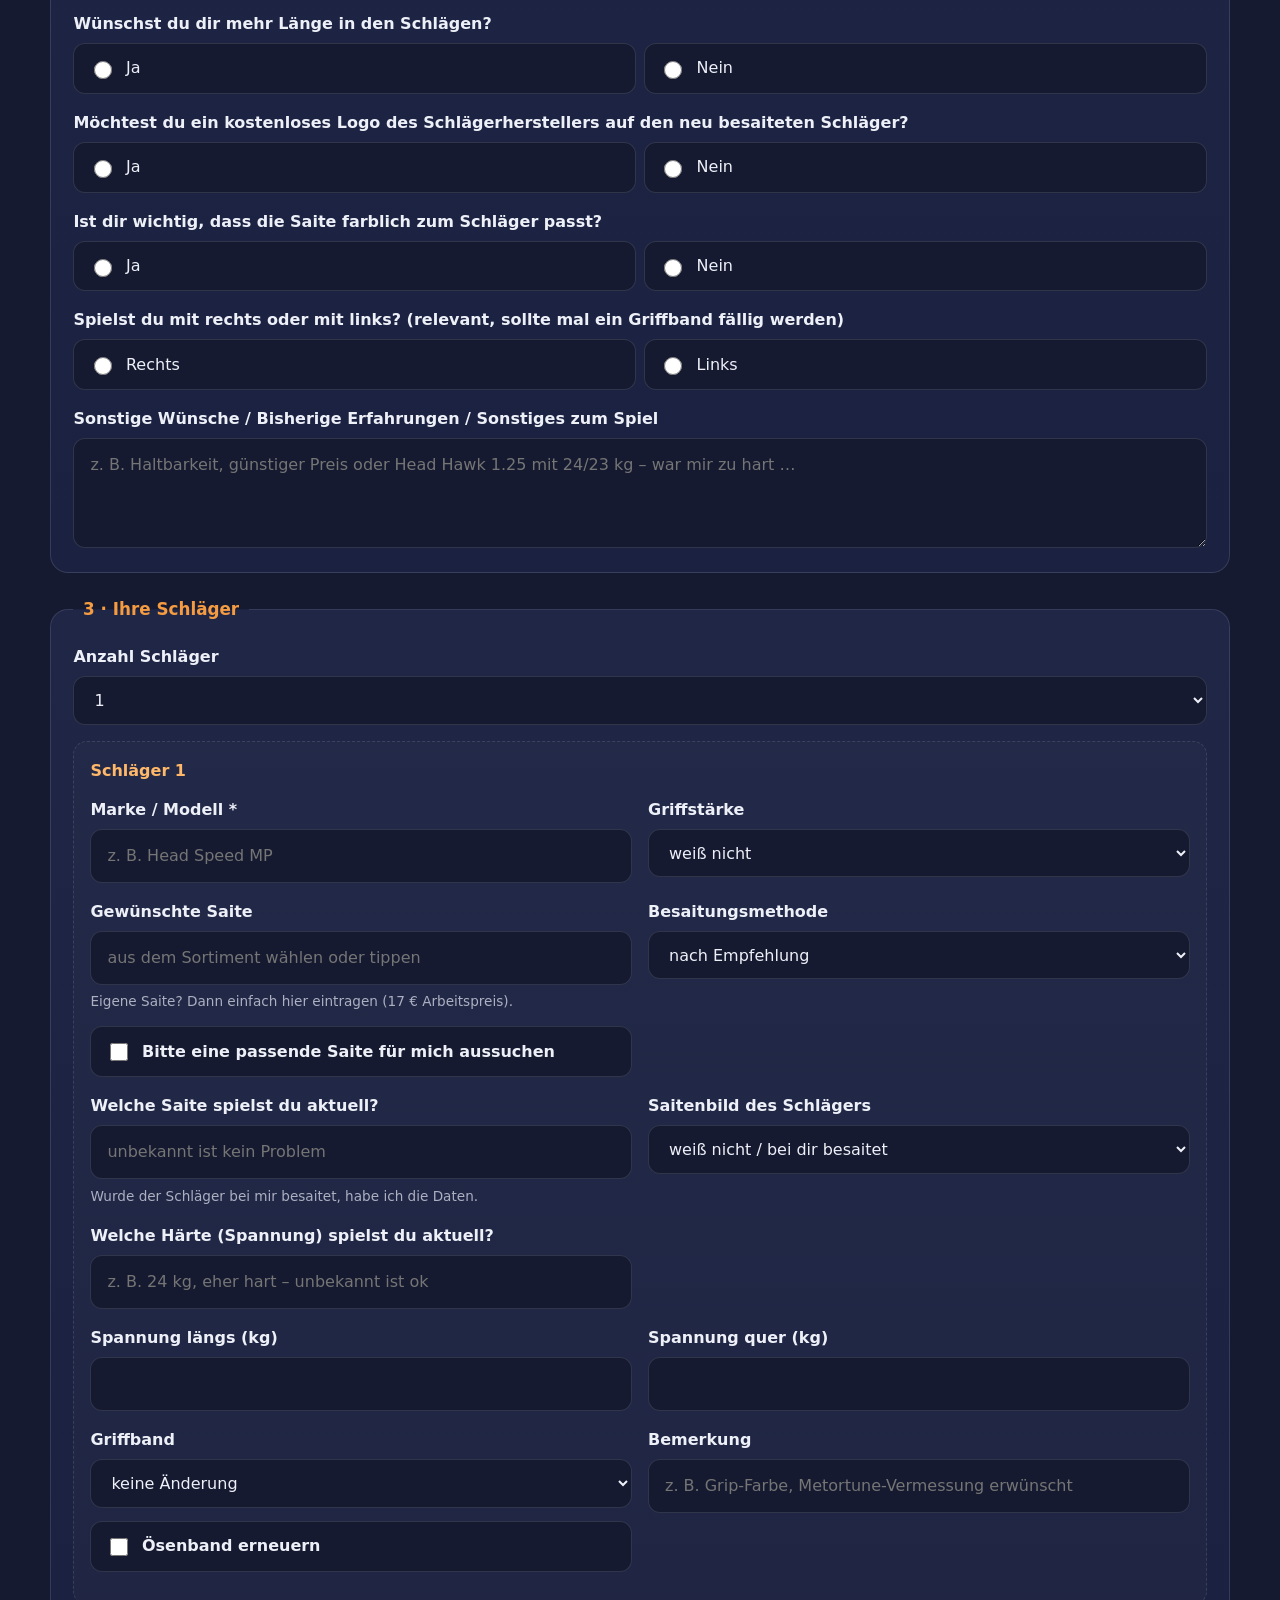
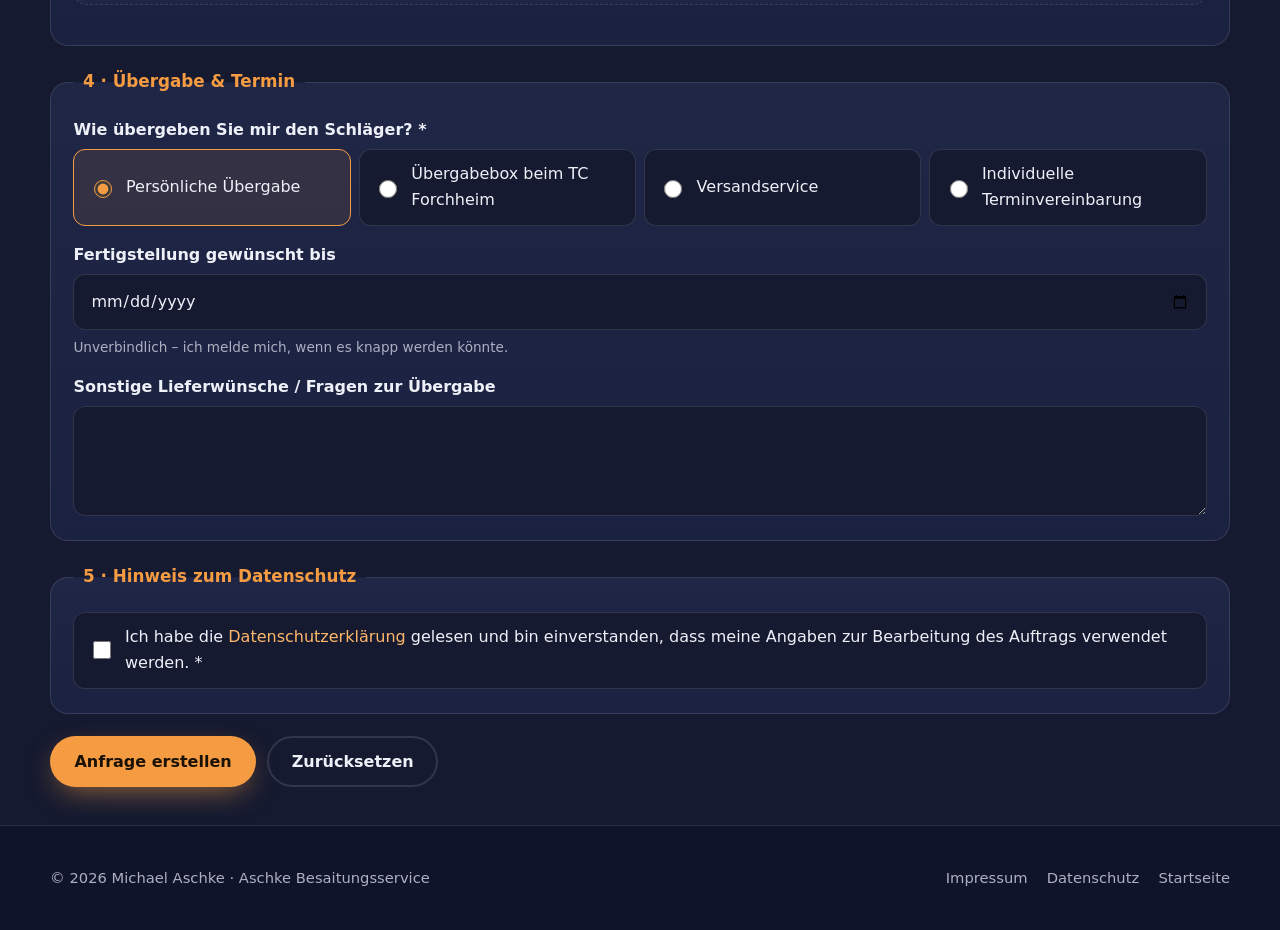
<file: anfrage.html>
<!DOCTYPE html>
<html lang="de">
<head>
  <meta charset="utf-8">
  <meta name="viewport" content="width=device-width, initial-scale=1">
  <title>Neuauftrag – Fragebogen | Aschke Besaitungsservice</title>
  <meta name="description" content="Fragebogen für Neuaufträge beim Aschke Besaitungsservice: Schläger, Saite, Spannung und Übergabe in wenigen Minuten angeben.">
  <meta name="theme-color" content="#151a30">
  <link rel="icon" type="image/svg+xml" href="assets/img/site/favicon.svg">
  <link rel="icon" type="image/png" sizes="32x32" href="assets/img/site/favicon-32.png">
  <link rel="apple-touch-icon" href="assets/img/site/icon-192.png">
  <link rel="stylesheet" href="assets/css/styles.css">
</head>
<body>
  <a class="skip" href="#main">Zum Inhalt springen</a>
  <header class="site-header">
    <div class="container nav">
      <a class="brand" href="index.html"><img src="assets/img/site/icon.svg" alt="" width="52" height="40"><span><b>Aschke</b> Besaitungsservice</span></a>
      <button class="burger" id="burger" aria-label="Menü öffnen" aria-expanded="false" aria-controls="menu"><svg viewBox="0 0 24 24" fill="none" stroke="currentColor" stroke-width="2" stroke-linecap="round"><path d="M4 7h16M4 12h16M4 17h16"/></svg></button>
      <ul class="menu" id="menu">
        <li><a href="index.html#leistungen">Leistungen</a></li>
        <li><a href="index.html#preise">Preise</a></li>
        <li><a href="index.html#produkte">Produkte</a></li>
        <li><a href="index.html#kontakt">Kontakt</a></li>
        <li><a class="cta" href="anfrage.html" aria-current="page">Neuauftrag</a></li>
      </ul>
    </div>
  </header>

  <main id="main" class="container">
    <div class="page-head">
      <p class="eyebrow">Neuauftrag</p>
      <h1>Fragebogen</h1>
      <p class="lead">Wenige Angaben genügen, damit ich Ihren Schläger genau nach Ihren Wünschen besaiten kann. Ihre Angaben werden <b>nicht</b> auf dieser Seite gespeichert: Am Ende erzeugen Sie eine Nachricht und senden sie selbst per E-Mail oder WhatsApp.</p>
    </div>

    <form class="questionnaire" id="form" novalidate>
      <div>
        <label class="choice"><input type="checkbox" id="existingCustomer" aria-controls="billingDetails playerProfile"> Ich bin bereits Kunde und meine Rechnungsadresse und mein Spielerprofil sind unverändert.</label>
        <p class="hint">Bei Änderungen bzgl. Rechnungsadresse oder beantworteter Fragen bitte nicht auswählen und die Angaben ergänzen.</p>
      </div>
      <fieldset>
        <legend>1 · Zu Ihrer Person</legend>
        <div class="row2">
          <div class="field"><label for="name">Name *</label><input id="name" name="name" type="text" autocomplete="name" required></div>
          <div class="field"><label for="phone">Telefon / WhatsApp</label><input id="phone" name="phone" type="tel" autocomplete="tel"></div>
        </div>
        <div class="row2">
          <div class="field"><label for="email">E-Mail</label><input id="email" name="email" type="email" autocomplete="email"></div>
          <div class="field"><label for="contactWay">Bevorzugter Kontaktweg</label>
            <select id="contactWay" name="contactWay"><option>WhatsApp</option><option>E-Mail</option><option>Telefon</option></select></div>
        </div>
        <div id="billingDetails">
          <div class="field"><label for="street">Rechnungsadresse – Straße und Hausnummer</label><input id="street" name="street" type="text" autocomplete="street-address"></div>
          <div class="row2">
            <div class="field"><label for="zip">PLZ</label><input id="zip" name="zip" type="text" inputmode="numeric" autocomplete="postal-code"></div>
            <div class="field"><label for="city">Ort</label><input id="city" name="city" type="text" autocomplete="address-level2"></div>
          </div>
        </div>
        <div class="field"><span class="lbl">Sportart *</span>
          <div class="choices" role="radiogroup" aria-label="Sportart">
            <label class="choice"><input type="radio" name="sport" value="Tennis" checked> Tennis</label>
            <label class="choice"><input type="radio" name="sport" value="Badminton"> Badminton</label>
            <label class="choice"><input type="radio" name="sport" value="Squash"> Squash</label>
          </div></div>
      </fieldset>

      <fieldset id="playerProfile">
        <legend>2 · Spielerprofil (optional – hilft bei der Saitenempfehlung)</legend>
        <div class="row2">
          <div class="field"><label for="level">Spielstärke</label>
            <select id="level" name="level"><option value="">keine Angabe</option><option>Anfänger</option><option>Freizeitspieler</option><option>Clubspieler / Ligaspieler</option><option>Turnierspieler</option></select></div>
          <div class="field"><label for="freq">Spielhäufigkeit</label>
            <select id="freq" name="freq"><option value="">keine Angabe</option><option>weniger als 1× pro Woche</option><option>1–2× pro Woche</option><option>3–4× pro Woche</option><option>öfter</option></select></div>
        </div>
        <div class="field"><span class="lbl">Arm- oder Schulterprobleme?</span><div class="choices"><label class="choice"><input type="radio" name="arm" value="Ja"> Ja</label><label class="choice"><input type="radio" name="arm" value="Nein"> Nein</label></div><span class="hint">Dann empfehle ich eine komfortable, armschonende Saite.</span></div>
        <div class="field"><span class="lbl">Wünschst du dir mehr Kontrolle oder Power?</span><div class="choices"><label class="choice"><input type="radio" name="power" value="Mehr Kontrolle"> Mehr Kontrolle</label><label class="choice"><input type="radio" name="power" value="Mehr Power"> Mehr Power</label></div></div>
        <div class="field"><span class="lbl">Spielst du eher mit Spin (starke Wischbewegung über den Ball) oder flache Bälle?</span><div class="choices"><label class="choice"><input type="radio" name="spin" value="Eher Spin"> Eher Spin</label><label class="choice"><input type="radio" name="spin" value="Eher flach"> Eher flach</label></div></div>
        <div class="field"><span class="lbl">Wünschst du dir mehr Länge in den Schlägen?</span><div class="choices"><label class="choice"><input type="radio" name="length" value="Ja"> Ja</label><label class="choice"><input type="radio" name="length" value="Nein"> Nein</label></div></div>
        <div class="field"><span class="lbl">Möchtest du ein kostenloses Logo des Schlägerherstellers auf den neu besaiteten Schläger?</span><div class="choices"><label class="choice"><input type="radio" name="logo" value="Ja"> Ja</label><label class="choice"><input type="radio" name="logo" value="Nein"> Nein</label></div></div>
        <div class="field"><span class="lbl">Ist dir wichtig, dass die Saite farblich zum Schläger passt?</span><div class="choices"><label class="choice"><input type="radio" name="colormatch" value="Ja"> Ja</label><label class="choice"><input type="radio" name="colormatch" value="Nein"> Nein</label></div></div>
        <div class="field"><span class="lbl">Spielst du mit rechts oder mit links? (relevant, sollte mal ein Griffband fällig werden)</span><div class="choices"><label class="choice"><input type="radio" name="hand" value="Rechts"> Rechts</label><label class="choice"><input type="radio" name="hand" value="Links"> Links</label></div></div>
        <div class="field"><label for="bisher">Sonstige Wünsche / Bisherige Erfahrungen / Sonstiges zum Spiel</label><textarea id="bisher" name="bisher" placeholder="z.&nbsp;B. Haltbarkeit, günstiger Preis oder Head Hawk 1.25 mit 24/23 kg – war mir zu hart …"></textarea></div>
      </fieldset>

      <fieldset>
        <legend>3 · Ihre Schläger</legend>
        <div class="field"><label for="count">Anzahl Schläger</label>
          <select id="count" name="count"><option>1</option><option>2</option><option>3</option><option>4</option><option>5</option><option>6</option></select></div>
        <div id="rackets"></div>
      </fieldset>

      <fieldset>
        <legend>4 · Übergabe &amp; Termin</legend>
        <div class="field"><span class="lbl">Wie übergeben Sie mir den Schläger? *</span>
          <div class="choices" id="handoverChoices" role="radiogroup" aria-label="Übergabe"></div></div>
        <div class="field"><label for="until">Fertigstellung gewünscht bis</label><input id="until" name="until" type="date"><span class="hint">Unverbindlich – ich melde mich, wenn es knapp werden könnte.</span></div>
        <div class="field"><label for="notes">Sonstige Lieferwünsche / Fragen zur Übergabe</label><textarea id="notes" name="notes"></textarea></div>
      </fieldset>

      <fieldset>
        <legend>5 · Hinweis zum Datenschutz</legend>
        <label class="choice"><input type="checkbox" id="privacy" required> <span class="privacy-text">Ich habe die <a href="datenschutz.html" target="_blank">Datenschutzerklärung</a> gelesen und bin einverstanden, dass meine Angaben zur Bearbeitung des Auftrags verwendet werden. *</span></label>
      </fieldset>

      <div class="actions">
        <button class="btn primary" type="submit">Anfrage erstellen</button>
        <button class="btn ghost" type="reset" id="reset">Zurücksetzen</button>
      </div>
      <p class="hint" id="error" role="alert" style="color:var(--bad)"></p>
    </form>

    <section class="result card" id="result" aria-live="polite" style="margin:2rem 0 4rem">
      <h2 style="font-size:1.5rem">Ihre Anfrage ist bereit</h2>
      <p>Bitte prüfen und dann senden – erst dann gelangen Ihre Angaben zu mir.</p>
      <pre id="preview"></pre>
      <div class="actions">
        <span class="send"><a class="btn primary" id="sendWa" href="#" target="_blank" rel="noopener">Per WhatsApp senden</a><small class="hint">🔒 Ende-zu-Ende-verschlüsselt</small></span>
        <span class="send"><a class="btn ghost" id="sendMail" href="#">Per E-Mail senden</a><small class="hint">⚠ Nur transportverschlüsselt, nicht Ende-zu-Ende</small></span>
        <button class="btn ghost" type="button" id="copy">Text kopieren</button>
      </div>
    </section>
  </main>

  <footer class="site-footer">
    <div class="container foot-grid">
      <div>© <span id="year">2026</span> Michael Aschke · Aschke Besaitungsservice</div>
      <nav class="foot-links" aria-label="Rechtliches"><a href="impressum.html">Impressum</a><a href="datenschutz.html">Datenschutz</a><a href="index.html">Startseite</a></nav>
    </div>
  </footer>

  <script src="data/data.js"></script>

  <script src="assets/js/app.js" defer></script>
  <script src="assets/js/questionnaire.js" defer></script>
</body>
</html>
</file>
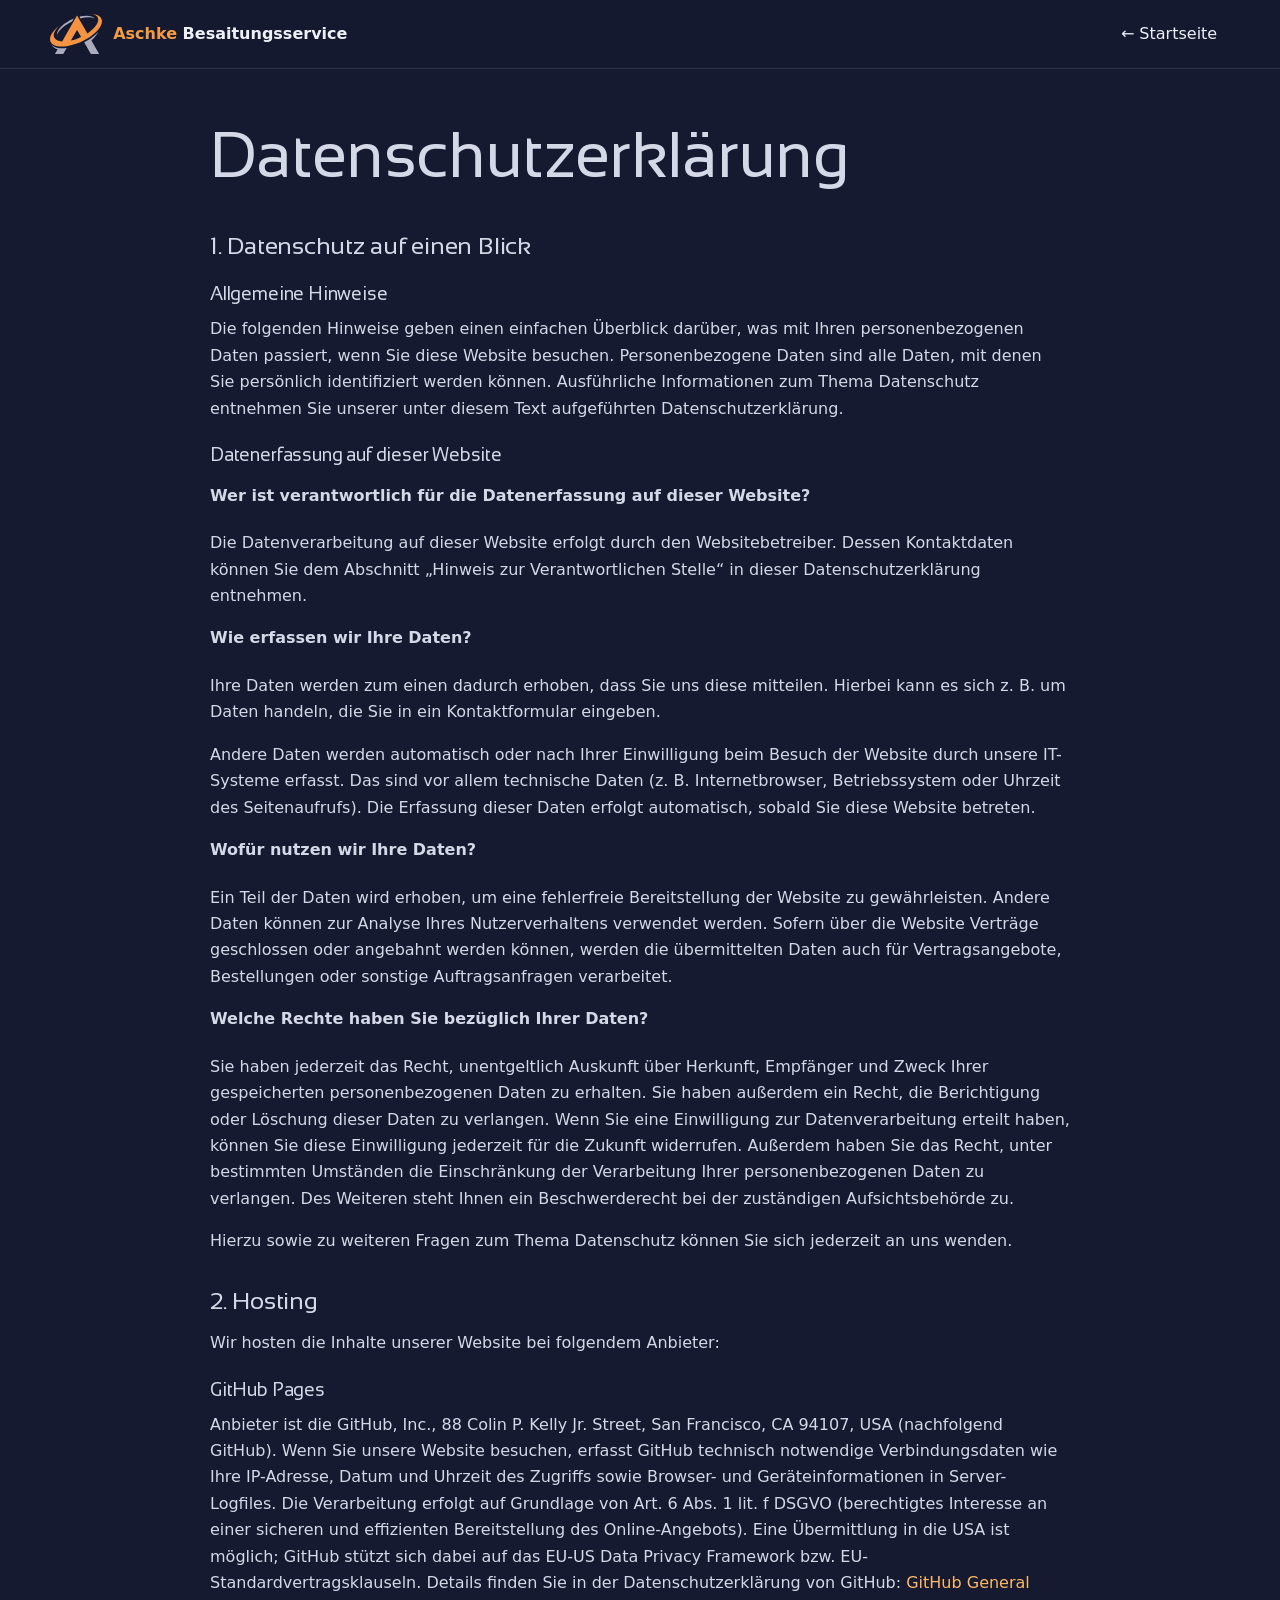
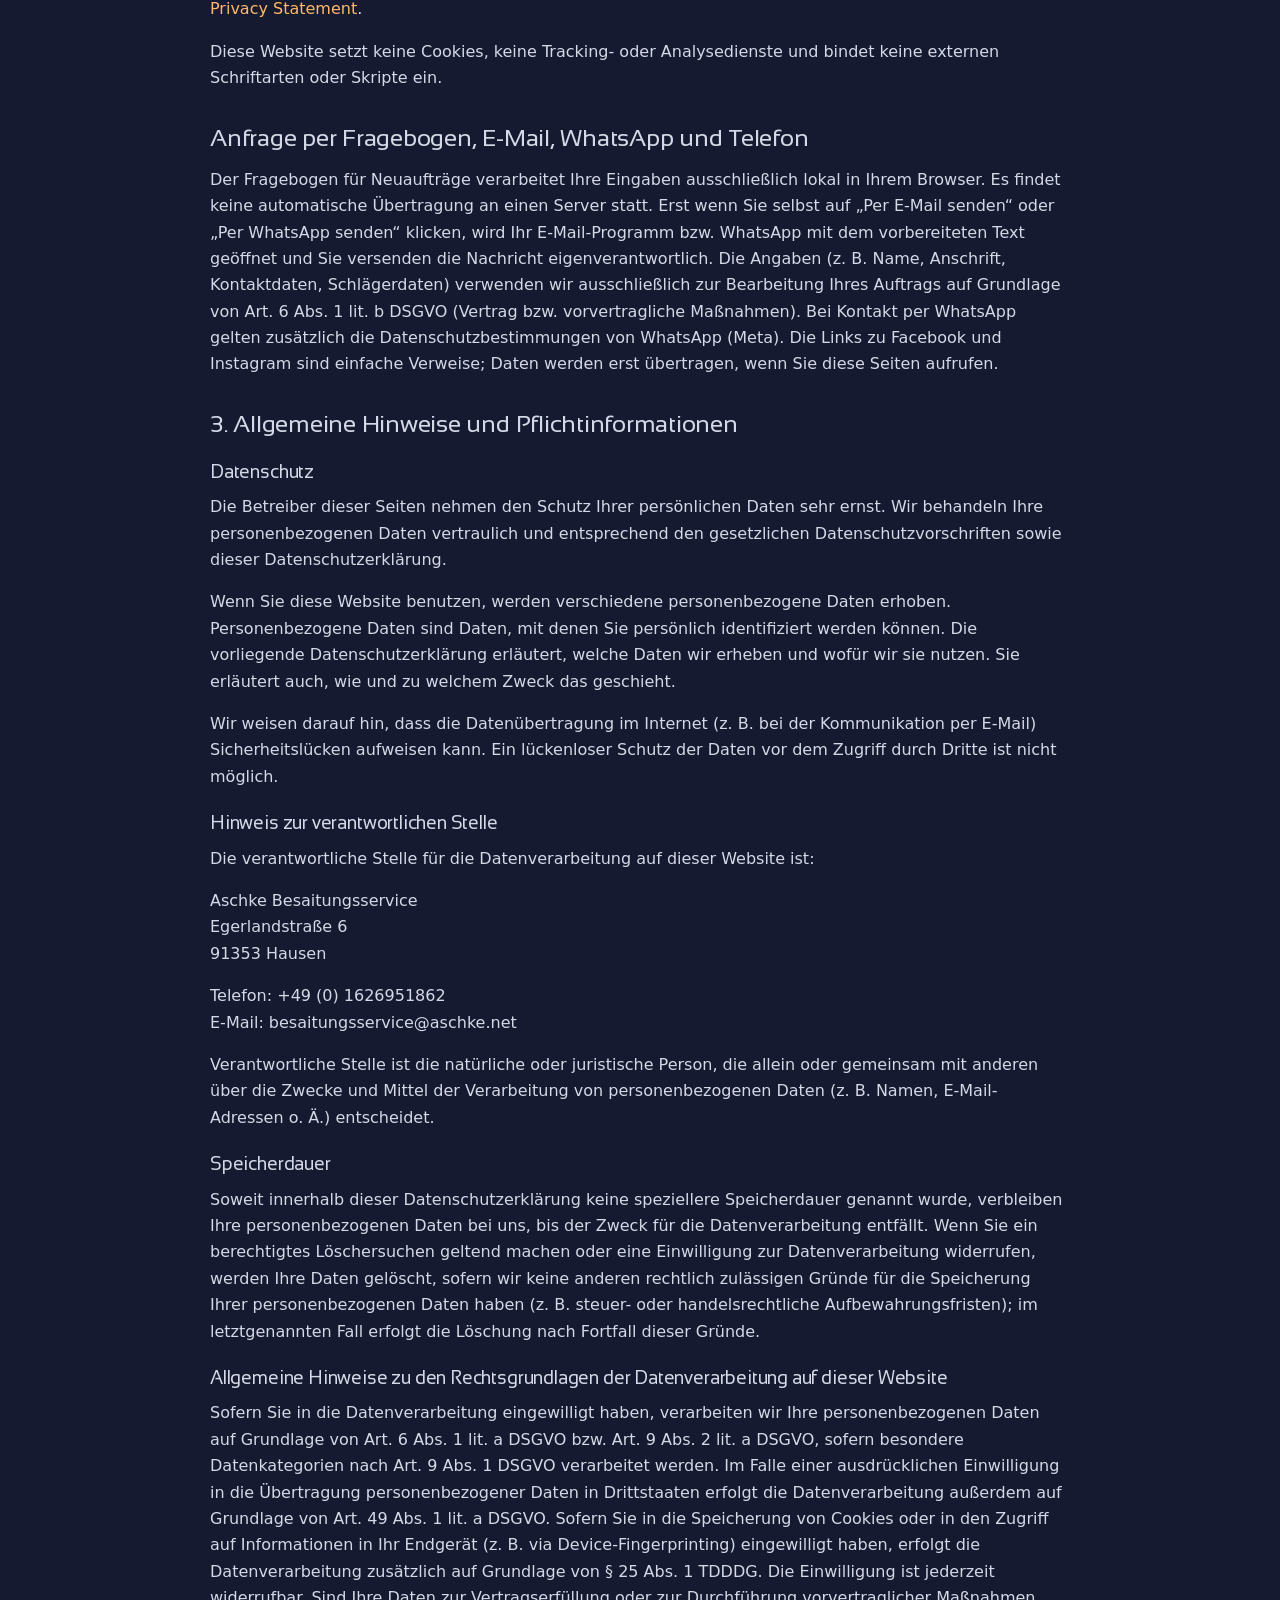
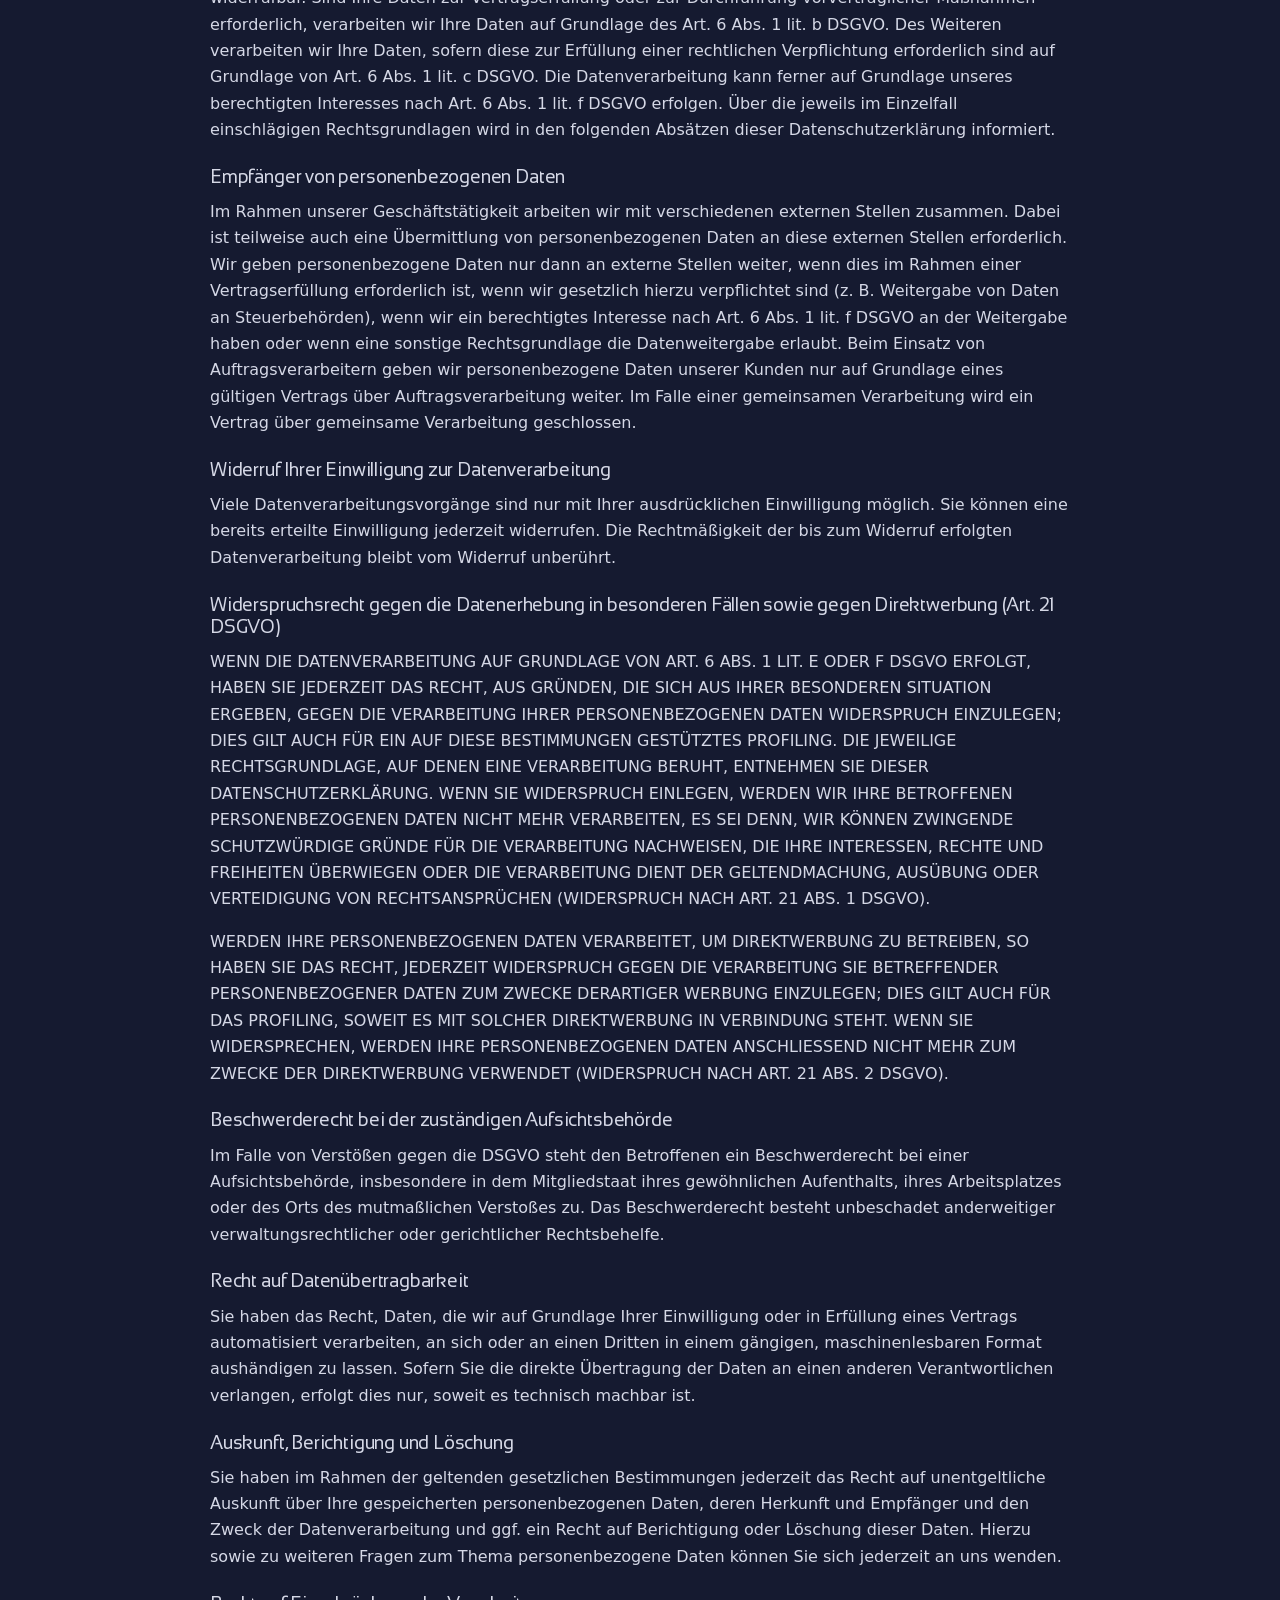
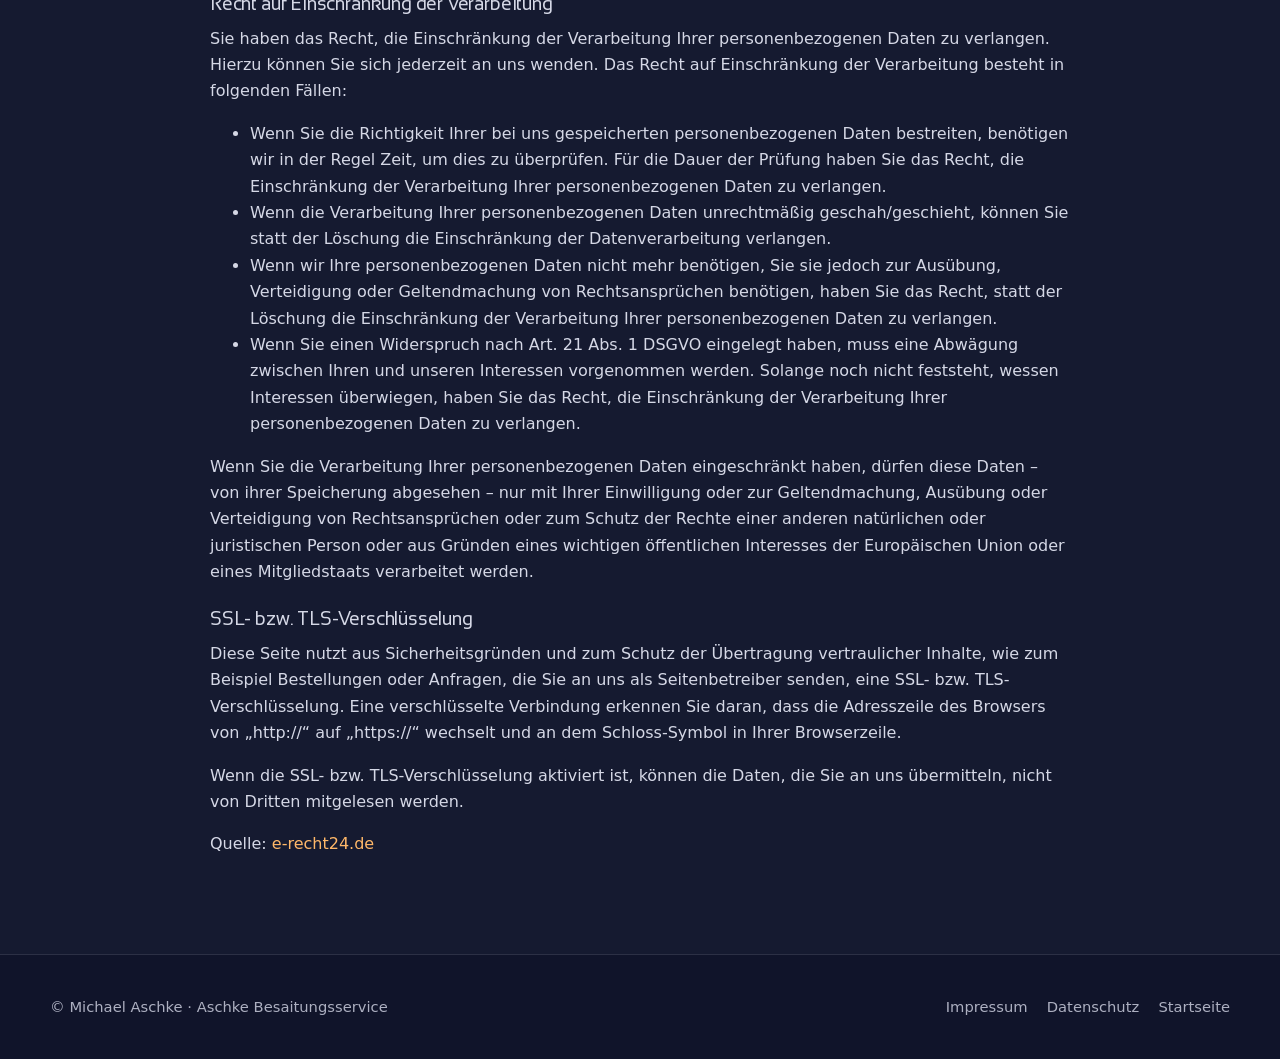
<file: datenschutz.html>
<!DOCTYPE html>
<html lang="de">
<head>
  <meta charset="utf-8">
  <meta name="viewport" content="width=device-width, initial-scale=1">
  <title>Datenschutzerklärung | Aschke Besaitungsservice</title>
  <meta name="robots" content="noindex">
  <meta name="theme-color" content="#151a30">
  <link rel="icon" type="image/svg+xml" href="assets/img/site/favicon.svg">
  <link rel="icon" type="image/png" sizes="32x32" href="assets/img/site/favicon-32.png">
  <link rel="stylesheet" href="assets/css/styles.css">
</head>
<body>
  <header class="site-header">
    <div class="container nav">
      <a class="brand" href="index.html"><img src="assets/img/site/icon.svg" alt="" width="52" height="40"><span><b>Aschke</b> Besaitungsservice</span></a>
      <ul class="menu" id="menu" style="display:flex"><li><a href="index.html">← Startseite</a></li></ul>
    </div>
  </header>
  <main class="container legal" style="padding:3rem 0 5rem;max-width:860px">
<h1>Datenschutz&shy;erkl&auml;rung</h1>
								<h2>1. Datenschutz auf einen Blick</h2>
								<h3>Allgemeine Hinweise</h3> <p>Die folgenden Hinweise geben einen einfachen &Uuml;berblick dar&uuml;ber, was mit Ihren personenbezogenen Daten passiert, wenn Sie diese Website besuchen. Personenbezogene Daten sind alle Daten, mit denen Sie pers&ouml;nlich identifiziert werden k&ouml;nnen. Ausf&uuml;hrliche Informationen zum Thema Datenschutz entnehmen Sie unserer unter diesem Text aufgef&uuml;hrten Datenschutzerkl&auml;rung.</p>
								<h3>Datenerfassung auf dieser Website</h3> <h4>Wer ist verantwortlich f&uuml;r die Datenerfassung auf dieser Website?</h4> <p>Die Datenverarbeitung auf dieser Website erfolgt durch den Websitebetreiber. Dessen Kontaktdaten k&ouml;nnen Sie dem Abschnitt &bdquo;Hinweis zur Verantwortlichen Stelle&ldquo; in dieser Datenschutzerkl&auml;rung entnehmen.</p> <h4>Wie erfassen wir Ihre Daten?</h4> <p>Ihre Daten werden zum einen dadurch erhoben, dass Sie uns diese mitteilen. Hierbei kann es sich z.&nbsp;B. um Daten handeln, die Sie in ein Kontaktformular eingeben.</p> <p>Andere Daten werden automatisch oder nach Ihrer Einwilligung beim Besuch der Website durch unsere IT-Systeme erfasst. Das sind vor allem technische Daten (z.&nbsp;B. Internetbrowser, Betriebssystem oder Uhrzeit des Seitenaufrufs). Die Erfassung dieser Daten erfolgt automatisch, sobald Sie diese Website betreten.</p> <h4>Wof&uuml;r nutzen wir Ihre Daten?</h4> <p>Ein Teil der Daten wird erhoben, um eine fehlerfreie Bereitstellung der Website zu gew&auml;hrleisten. Andere Daten k&ouml;nnen zur Analyse Ihres Nutzerverhaltens verwendet werden. Sofern &uuml;ber die Website Vertr&auml;ge geschlossen oder angebahnt werden k&ouml;nnen, werden die &uuml;bermittelten Daten auch f&uuml;r Vertragsangebote, Bestellungen oder sonstige Auftragsanfragen verarbeitet.</p> <h4>Welche Rechte haben Sie bez&uuml;glich Ihrer Daten?</h4> <p>Sie haben jederzeit das Recht, unentgeltlich Auskunft &uuml;ber Herkunft, Empf&auml;nger und Zweck Ihrer gespeicherten personenbezogenen Daten zu erhalten. Sie haben au&szlig;erdem ein Recht, die Berichtigung oder L&ouml;schung dieser Daten zu verlangen. Wenn Sie eine Einwilligung zur Datenverarbeitung erteilt haben, k&ouml;nnen Sie diese Einwilligung jederzeit f&uuml;r die Zukunft widerrufen. Au&szlig;erdem haben Sie das Recht, unter bestimmten Umst&auml;nden die Einschr&auml;nkung der Verarbeitung Ihrer personenbezogenen Daten zu verlangen. Des Weiteren steht Ihnen ein Beschwerderecht bei der zust&auml;ndigen Aufsichtsbeh&ouml;rde zu.</p> <p>Hierzu sowie zu weiteren Fragen zum Thema Datenschutz k&ouml;nnen Sie sich jederzeit an uns wenden.</p>
								<h2>2. Hosting</h2>
<p>Wir hosten die Inhalte unserer Website bei folgendem Anbieter:</p>
<h3>GitHub Pages</h3>
<p>Anbieter ist die GitHub, Inc., 88 Colin P. Kelly Jr. Street, San Francisco, CA 94107, USA (nachfolgend GitHub). Wenn Sie unsere Website besuchen, erfasst GitHub technisch notwendige Verbindungsdaten wie Ihre IP-Adresse, Datum und Uhrzeit des Zugriffs sowie Browser- und Geräteinformationen in Server-Logfiles. Die Verarbeitung erfolgt auf Grundlage von Art. 6 Abs. 1 lit. f DSGVO (berechtigtes Interesse an einer sicheren und effizienten Bereitstellung des Online-Angebots). Eine Übermittlung in die USA ist möglich; GitHub stützt sich dabei auf das EU-US Data Privacy Framework bzw. EU-Standardvertragsklauseln. Details finden Sie in der Datenschutzerklärung von GitHub: <a href="https://docs.github.com/de/site-policy/privacy-policies/github-general-privacy-statement" target="_blank" rel="noopener noreferrer">GitHub General Privacy Statement</a>.</p>
<p>Diese Website setzt keine Cookies, keine Tracking- oder Analysedienste und bindet keine externen Schriftarten oder Skripte ein.</p>
<h2>Anfrage per Fragebogen, E-Mail, WhatsApp und Telefon</h2>
<p>Der Fragebogen für Neuaufträge verarbeitet Ihre Eingaben ausschließlich lokal in Ihrem Browser. Es findet keine automatische Übertragung an einen Server statt. Erst wenn Sie selbst auf &bdquo;Per E-Mail senden&ldquo; oder &bdquo;Per WhatsApp senden&ldquo; klicken, wird Ihr E-Mail-Programm bzw. WhatsApp mit dem vorbereiteten Text geöffnet und Sie versenden die Nachricht eigenverantwortlich. Die Angaben (z.&nbsp;B. Name, Anschrift, Kontaktdaten, Schlägerdaten) verwenden wir ausschließlich zur Bearbeitung Ihres Auftrags auf Grundlage von Art. 6 Abs. 1 lit. b DSGVO (Vertrag bzw. vorvertragliche Maßnahmen). Bei Kontakt per WhatsApp gelten zusätzlich die Datenschutzbestimmungen von WhatsApp (Meta). Die Links zu Facebook und Instagram sind einfache Verweise; Daten werden erst übertragen, wenn Sie diese Seiten aufrufen.</p>
<h2>3. Allgemeine Hinweise und Pflicht&shy;informationen</h2>
								<h3>Datenschutz</h3> <p>Die Betreiber dieser Seiten nehmen den Schutz Ihrer pers&ouml;nlichen Daten sehr ernst. Wir behandeln Ihre personenbezogenen Daten vertraulich und entsprechend den gesetzlichen Datenschutzvorschriften sowie dieser Datenschutzerkl&auml;rung.</p> <p>Wenn Sie diese Website benutzen, werden verschiedene personenbezogene Daten erhoben. Personenbezogene Daten sind Daten, mit denen Sie pers&ouml;nlich identifiziert werden k&ouml;nnen. Die vorliegende Datenschutzerkl&auml;rung erl&auml;utert, welche Daten wir erheben und wof&uuml;r wir sie nutzen. Sie erl&auml;utert auch, wie und zu welchem Zweck das geschieht.</p> <p>Wir weisen darauf hin, dass die Daten&uuml;bertragung im Internet (z.&nbsp;B. bei der Kommunikation per E-Mail) Sicherheitsl&uuml;cken aufweisen kann. Ein l&uuml;ckenloser Schutz der Daten vor dem Zugriff durch Dritte ist nicht m&ouml;glich.</p>
								<h3>Hinweis zur verantwortlichen Stelle</h3> <p>Die verantwortliche Stelle f&uuml;r die Datenverarbeitung auf dieser Website ist:</p> <p>Aschke Besaitungsservice<br />
								Egerlandstra&szlig;e 6<br />
								91353 Hausen</p>
								<p>Telefon: +49 (0) 1626951862<br />
								E-Mail: besaitungsservice@aschke.net</p>
								<p>Verantwortliche Stelle ist die nat&uuml;rliche oder juristische Person, die allein oder gemeinsam mit anderen &uuml;ber die Zwecke und Mittel der Verarbeitung von personenbezogenen Daten (z.&nbsp;B. Namen, E-Mail-Adressen o. &Auml;.) entscheidet.</p>
								<h3>Speicherdauer</h3> <p>Soweit innerhalb dieser Datenschutzerkl&auml;rung keine speziellere Speicherdauer genannt wurde, verbleiben Ihre personenbezogenen Daten bei uns, bis der Zweck f&uuml;r die Datenverarbeitung entf&auml;llt. Wenn Sie ein berechtigtes L&ouml;schersuchen geltend machen oder eine Einwilligung zur Datenverarbeitung widerrufen, werden Ihre Daten gel&ouml;scht, sofern wir keine anderen rechtlich zul&auml;ssigen Gr&uuml;nde f&uuml;r die Speicherung Ihrer personenbezogenen Daten haben (z.&nbsp;B. steuer- oder handelsrechtliche Aufbewahrungsfristen); im letztgenannten Fall erfolgt die L&ouml;schung nach Fortfall dieser Gr&uuml;nde.</p>
								<h3>Allgemeine Hinweise zu den Rechtsgrundlagen der Datenverarbeitung auf dieser Website</h3> <p>Sofern Sie in die Datenverarbeitung eingewilligt haben, verarbeiten wir Ihre personenbezogenen Daten auf Grundlage von Art. 6 Abs. 1 lit. a DSGVO bzw. Art. 9 Abs. 2 lit. a DSGVO, sofern besondere Datenkategorien nach Art. 9 Abs. 1 DSGVO verarbeitet werden. Im Falle einer ausdr&uuml;cklichen Einwilligung in die &Uuml;bertragung personenbezogener Daten in Drittstaaten erfolgt die Datenverarbeitung au&szlig;erdem auf Grundlage von Art. 49 Abs. 1 lit. a DSGVO. Sofern Sie in die Speicherung von Cookies oder in den Zugriff auf Informationen in Ihr Endger&auml;t (z.&nbsp;B. via Device-Fingerprinting) eingewilligt haben, erfolgt die Datenverarbeitung zus&auml;tzlich auf Grundlage von &sect; 25 Abs. 1 TDDDG. Die Einwilligung ist jederzeit widerrufbar. Sind Ihre Daten zur Vertragserf&uuml;llung oder zur Durchf&uuml;hrung vorvertraglicher Ma&szlig;nahmen erforderlich, verarbeiten wir Ihre Daten auf Grundlage des Art. 6 Abs. 1 lit. b DSGVO. Des Weiteren verarbeiten wir Ihre Daten, sofern diese zur Erf&uuml;llung einer rechtlichen Verpflichtung erforderlich sind auf Grundlage von Art. 6 Abs. 1 lit. c DSGVO. Die Datenverarbeitung kann ferner auf Grundlage unseres berechtigten Interesses nach Art. 6 Abs. 1 lit. f DSGVO erfolgen. &Uuml;ber die jeweils im Einzelfall einschl&auml;gigen Rechtsgrundlagen wird in den folgenden Abs&auml;tzen dieser Datenschutzerkl&auml;rung informiert.</p>
								<h3>Empfänger von personenbezogenen Daten</h3> <p>Im Rahmen unserer Gesch&auml;ftst&auml;tigkeit arbeiten wir mit verschiedenen externen Stellen zusammen. Dabei ist teilweise auch eine &Uuml;bermittlung von personenbezogenen Daten an diese externen Stellen erforderlich. Wir geben personenbezogene Daten nur dann an externe Stellen weiter, wenn dies im Rahmen einer Vertragserf&uuml;llung erforderlich ist, wenn wir gesetzlich hierzu verpflichtet sind (z.&nbsp;B. Weitergabe von Daten an Steuerbeh&ouml;rden), wenn wir ein berechtigtes Interesse nach Art. 6 Abs. 1 lit. f DSGVO an der Weitergabe haben oder wenn eine sonstige Rechtsgrundlage die Datenweitergabe erlaubt. Beim Einsatz von Auftragsverarbeitern geben wir personenbezogene Daten unserer Kunden nur auf Grundlage eines g&uuml;ltigen Vertrags &uuml;ber Auftragsverarbeitung weiter. Im Falle einer gemeinsamen Verarbeitung wird ein Vertrag &uuml;ber gemeinsame Verarbeitung geschlossen.</p>
								<h3>Widerruf Ihrer Einwilligung zur Datenverarbeitung</h3> <p>Viele Datenverarbeitungsvorg&auml;nge sind nur mit Ihrer ausdr&uuml;cklichen Einwilligung m&ouml;glich. Sie k&ouml;nnen eine bereits erteilte Einwilligung jederzeit widerrufen. Die Rechtm&auml;&szlig;igkeit der bis zum Widerruf erfolgten Datenverarbeitung bleibt vom Widerruf unber&uuml;hrt.</p>
								<h3>Widerspruchsrecht gegen die Datenerhebung in besonderen F&auml;llen sowie gegen Direktwerbung (Art. 21 DSGVO)</h3> <p>WENN DIE DATENVERARBEITUNG AUF GRUNDLAGE VON ART. 6 ABS. 1 LIT. E ODER F DSGVO ERFOLGT, HABEN SIE JEDERZEIT DAS RECHT, AUS GR&Uuml;NDEN, DIE SICH AUS IHRER BESONDEREN SITUATION ERGEBEN, GEGEN DIE VERARBEITUNG IHRER PERSONENBEZOGENEN DATEN WIDERSPRUCH EINZULEGEN; DIES GILT AUCH F&Uuml;R EIN AUF DIESE BESTIMMUNGEN GEST&Uuml;TZTES PROFILING. DIE JEWEILIGE RECHTSGRUNDLAGE, AUF DENEN EINE VERARBEITUNG BERUHT, ENTNEHMEN SIE DIESER DATENSCHUTZERKL&Auml;RUNG. WENN SIE WIDERSPRUCH EINLEGEN, WERDEN WIR IHRE BETROFFENEN PERSONENBEZOGENEN DATEN NICHT MEHR VERARBEITEN, ES SEI DENN, WIR K&Ouml;NNEN ZWINGENDE SCHUTZW&Uuml;RDIGE GR&Uuml;NDE F&Uuml;R DIE VERARBEITUNG NACHWEISEN, DIE IHRE INTERESSEN, RECHTE UND FREIHEITEN &Uuml;BERWIEGEN ODER DIE VERARBEITUNG DIENT DER GELTENDMACHUNG, AUS&Uuml;BUNG ODER VERTEIDIGUNG VON RECHTSANSPR&Uuml;CHEN (WIDERSPRUCH NACH ART. 21 ABS. 1 DSGVO).</p> <p>WERDEN IHRE PERSONENBEZOGENEN DATEN VERARBEITET, UM DIREKTWERBUNG ZU BETREIBEN, SO HABEN SIE DAS RECHT, JEDERZEIT WIDERSPRUCH GEGEN DIE VERARBEITUNG SIE BETREFFENDER PERSONENBEZOGENER DATEN ZUM ZWECKE DERARTIGER WERBUNG EINZULEGEN; DIES GILT AUCH F&Uuml;R DAS PROFILING, SOWEIT ES MIT SOLCHER DIREKTWERBUNG IN VERBINDUNG STEHT. WENN SIE WIDERSPRECHEN, WERDEN IHRE PERSONENBEZOGENEN DATEN ANSCHLIESSEND NICHT MEHR ZUM ZWECKE DER DIREKTWERBUNG VERWENDET (WIDERSPRUCH NACH ART. 21 ABS. 2 DSGVO).</p>
								<h3>Beschwerde&shy;recht bei der zust&auml;ndigen Aufsichts&shy;beh&ouml;rde</h3> <p>Im Falle von Verst&ouml;&szlig;en gegen die DSGVO steht den Betroffenen ein Beschwerderecht bei einer Aufsichtsbeh&ouml;rde, insbesondere in dem Mitgliedstaat ihres gew&ouml;hnlichen Aufenthalts, ihres Arbeitsplatzes oder des Orts des mutma&szlig;lichen Versto&szlig;es zu. Das Beschwerderecht besteht unbeschadet anderweitiger verwaltungsrechtlicher oder gerichtlicher Rechtsbehelfe.</p>
								<h3>Recht auf Daten&shy;&uuml;bertrag&shy;barkeit</h3> <p>Sie haben das Recht, Daten, die wir auf Grundlage Ihrer Einwilligung oder in Erf&uuml;llung eines Vertrags automatisiert verarbeiten, an sich oder an einen Dritten in einem g&auml;ngigen, maschinenlesbaren Format aush&auml;ndigen zu lassen. Sofern Sie die direkte &Uuml;bertragung der Daten an einen anderen Verantwortlichen verlangen, erfolgt dies nur, soweit es technisch machbar ist.</p>
								<h3>Auskunft, Berichtigung und L&ouml;schung</h3> <p>Sie haben im Rahmen der geltenden gesetzlichen Bestimmungen jederzeit das Recht auf unentgeltliche Auskunft &uuml;ber Ihre gespeicherten personenbezogenen Daten, deren Herkunft und Empf&auml;nger und den Zweck der Datenverarbeitung und ggf. ein Recht auf Berichtigung oder L&ouml;schung dieser Daten. Hierzu sowie zu weiteren Fragen zum Thema personenbezogene Daten k&ouml;nnen Sie sich jederzeit an uns wenden.</p>
								<h3>Recht auf Einschr&auml;nkung der Verarbeitung</h3> <p>Sie haben das Recht, die Einschr&auml;nkung der Verarbeitung Ihrer personenbezogenen Daten zu verlangen. Hierzu k&ouml;nnen Sie sich jederzeit an uns wenden. Das Recht auf Einschr&auml;nkung der Verarbeitung besteht in folgenden F&auml;llen:</p> <ul> <li>Wenn Sie die Richtigkeit Ihrer bei uns gespeicherten personenbezogenen Daten bestreiten, ben&ouml;tigen wir in der Regel Zeit, um dies zu &uuml;berpr&uuml;fen. F&uuml;r die Dauer der Pr&uuml;fung haben Sie das Recht, die Einschr&auml;nkung der Verarbeitung Ihrer personenbezogenen Daten zu verlangen.</li> <li>Wenn die Verarbeitung Ihrer personenbezogenen Daten unrechtm&auml;&szlig;ig geschah/geschieht, k&ouml;nnen Sie statt der L&ouml;schung die Einschr&auml;nkung der Datenverarbeitung verlangen.</li> <li>Wenn wir Ihre personenbezogenen Daten nicht mehr ben&ouml;tigen, Sie sie jedoch zur Aus&uuml;bung, Verteidigung oder Geltendmachung von Rechtsanspr&uuml;chen ben&ouml;tigen, haben Sie das Recht, statt der L&ouml;schung die Einschr&auml;nkung der Verarbeitung Ihrer personenbezogenen Daten zu verlangen.</li> <li>Wenn Sie einen Widerspruch nach Art. 21 Abs. 1 DSGVO eingelegt haben, muss eine Abw&auml;gung zwischen Ihren und unseren Interessen vorgenommen werden. Solange noch nicht feststeht, wessen Interessen &uuml;berwiegen, haben Sie das Recht, die Einschr&auml;nkung der Verarbeitung Ihrer personenbezogenen Daten zu verlangen.</li> </ul> <p>Wenn Sie die Verarbeitung Ihrer personenbezogenen Daten eingeschr&auml;nkt haben, d&uuml;rfen diese Daten &ndash; von ihrer Speicherung abgesehen &ndash; nur mit Ihrer Einwilligung oder zur Geltendmachung, Aus&uuml;bung oder Verteidigung von Rechtsanspr&uuml;chen oder zum Schutz der Rechte einer anderen nat&uuml;rlichen oder juristischen Person oder aus Gr&uuml;nden eines wichtigen &ouml;ffentlichen Interesses der Europ&auml;ischen Union oder eines Mitgliedstaats verarbeitet werden.</p>
								<h3>SSL- bzw. TLS-Verschl&uuml;sselung</h3> <p>Diese Seite nutzt aus Sicherheitsgr&uuml;nden und zum Schutz der &Uuml;bertragung vertraulicher Inhalte, wie zum Beispiel Bestellungen oder Anfragen, die Sie an uns als Seitenbetreiber senden, eine SSL- bzw. TLS-Verschl&uuml;sselung. Eine verschl&uuml;sselte Verbindung erkennen Sie daran, dass die Adresszeile des Browsers von &bdquo;http://&ldquo; auf &bdquo;https://&ldquo; wechselt und an dem Schloss-Symbol in Ihrer Browserzeile.</p> <p>Wenn die SSL- bzw. TLS-Verschl&uuml;sselung aktiviert ist, k&ouml;nnen die Daten, die Sie an uns &uuml;bermitteln, nicht von Dritten mitgelesen werden.</p>
								
    <p>Quelle: <a href="https://www.e-recht24.de">e-recht24.de</a></p>
  </main>
  <footer class="site-footer">
    <div class="container foot-grid">
      <div>© Michael Aschke · Aschke Besaitungsservice</div>
      <nav class="foot-links"><a href="impressum.html">Impressum</a><a href="datenschutz.html">Datenschutz</a><a href="index.html">Startseite</a></nav>
    </div>
  </footer>
</body>
</html>
</file>
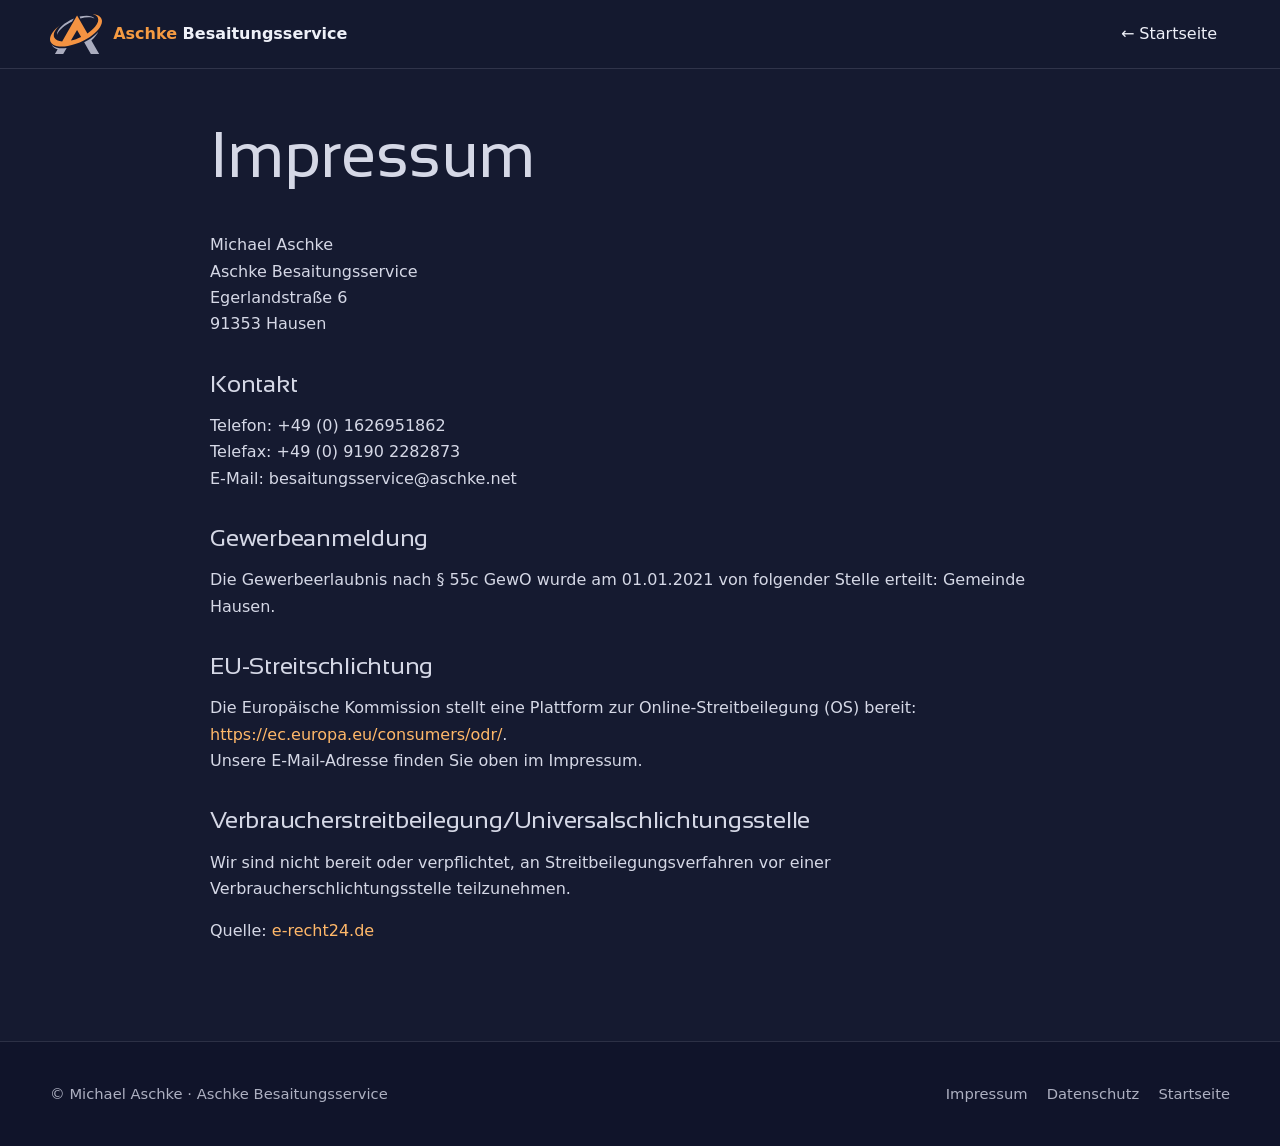
<file: impressum.html>
<!DOCTYPE html>
<html lang="de">
<head>
  <meta charset="utf-8">
  <meta name="viewport" content="width=device-width, initial-scale=1">
  <title>Impressum | Aschke Besaitungsservice</title>
  <meta name="robots" content="noindex">
  <meta name="theme-color" content="#151a30">
  <link rel="icon" type="image/svg+xml" href="assets/img/site/favicon.svg">
  <link rel="icon" type="image/png" sizes="32x32" href="assets/img/site/favicon-32.png">
  <link rel="stylesheet" href="assets/css/styles.css">
</head>
<body>
  <header class="site-header">
    <div class="container nav">
      <a class="brand" href="index.html"><img src="assets/img/site/icon.svg" alt="" width="52" height="40"><span><b>Aschke</b> Besaitungsservice</span></a>
      <ul class="menu" id="menu" style="display:flex"><li><a href="index.html">← Startseite</a></li></ul>
    </div>
  </header>
  <main class="container legal" style="padding:3rem 0 5rem;max-width:860px">
<h1>Impressum</h1>
							<p>Michael Aschke<br />
							Aschke Besaitungsservice<br />
							Egerlandstra&szlig;e 6<br />
							91353 Hausen</p>
							<h2>Kontakt</h2>
							<p>Telefon: +49 (0) 1626951862<br />
							Telefax: +49 (0) 9190 2282873<br />
							E-Mail: besaitungsservice@aschke.net</p>
							<h2>Gewerbeanmeldung</h2>
							<p>Die Gewerbeerlaubnis nach &sect; 55c GewO wurde am 01.01.2021 von folgender Stelle erteilt: Gemeinde Hausen.</p>
							<h2>EU-Streitschlichtung</h2>
							<p>Die Europ&auml;ische Kommission stellt eine Plattform zur Online-Streitbeilegung (OS) bereit: <a href="https://ec.europa.eu/consumers/odr/" target="_blank" rel="noopener noreferrer">https://ec.europa.eu/consumers/odr/</a>.<br /> Unsere E-Mail-Adresse finden Sie oben im Impressum.</p>
							<h2>Verbraucher&shy;streit&shy;beilegung/Universal&shy;schlichtungs&shy;stelle</h2>
							<p>Wir sind nicht bereit oder verpflichtet, an Streitbeilegungsverfahren vor einer Verbraucherschlichtungsstelle teilzunehmen.</p>
							
    <p>Quelle: <a href="https://www.e-recht24.de">e-recht24.de</a></p>
  </main>
  <footer class="site-footer">
    <div class="container foot-grid">
      <div>© Michael Aschke · Aschke Besaitungsservice</div>
      <nav class="foot-links"><a href="impressum.html">Impressum</a><a href="datenschutz.html">Datenschutz</a><a href="index.html">Startseite</a></nav>
    </div>
  </footer>
</body>
</html>
</file>
<file: assets/css/styles.css>
@font-face { font-family: "Sansation"; src: url("../fonts/Sansation.ttf") format("truetype"); font-weight: 400 700; font-display: swap; }
:root {
  --bg: #151a30;
  --bg-2: #1b2140;
  --surface: #1f2646;
  --surface-2: #262e55;
  --line: rgba(173, 176, 193, .18);
  --text: #eef0f8;
  --muted: #adb0c1;
  --accent: #f59b42;
  --accent-2: #ffb869;
  --ok: #4fd18b;
  --bad: #ff7a7a;
  --radius: 18px;
  --shadow: 0 18px 50px -20px rgba(0, 0, 0, .6);
  --max: 1180px;
  font-size: 16px;
}
* { box-sizing: border-box; }
html { scroll-behavior: smooth; scroll-padding-top: 84px; }
body {
  margin: 0; background: var(--bg); color: var(--text);
  font: 400 1rem/1.65 Inter, system-ui, -apple-system, "Segoe UI", Roboto, "Helvetica Neue", Arial, sans-serif;
  -webkit-font-smoothing: antialiased; text-rendering: optimizeLegibility;
}
img { max-width: 100%; display: block; }
a { color: var(--accent-2); text-decoration: none; }
a:hover { text-decoration: underline; }
h1, h2, h3, .sansation { font-family: "Sansation", system-ui, sans-serif; font-weight: 400; line-height: 1.2; letter-spacing: -.01em; margin: 0 0 .6em; }
h1 { font-size: clamp(2.2rem, 6vw, 4rem); }
h2 { font-size: clamp(1.7rem, 4vw, 2.5rem); }
h3 { font-size: 1.2rem; }
p { margin: 0 0 1em; }
.container { width: min(100% - 2rem, var(--max)); margin-inline: auto; }
.section { padding: clamp(3.5rem, 8vw, 6.5rem) 0; }
.section.alt { background: linear-gradient(180deg, var(--bg-2), var(--bg)); }
.eyebrow { color: var(--accent); font-weight: 700; letter-spacing: .14em; text-transform: uppercase; font-size: .8rem; margin-bottom: .8rem; }
.lead { color: var(--muted); font-size: 1.1rem; max-width: 62ch; }
.sr-only { position: absolute; width: 1px; height: 1px; overflow: hidden; clip: rect(0 0 0 0); white-space: nowrap; }
:focus-visible { outline: 3px solid var(--accent); outline-offset: 3px; border-radius: 6px; }
.skip { position: absolute; left: -999px; top: 0; background: var(--accent); color: #111; padding: .6rem 1rem; z-index: 100; }
.skip:focus { left: 0; }

/* Header */
.site-header { position: sticky; top: 0; z-index: 50; backdrop-filter: blur(14px); background: rgba(21, 26, 48, .82); border-bottom: 1px solid var(--line); }
.nav { display: flex; align-items: center; justify-content: space-between; min-height: 68px; gap: 1rem; }
.brand { display: flex; align-items: center; gap: .7rem; color: var(--text); font-weight: 700; }
.brand:hover { text-decoration: none; }
.brand img { width: 52px; height: 40px; }
.brand span b { color: var(--accent); font-weight: 700; }
.menu { display: none; list-style: none; margin: 0; padding: 0; }
.menu a { color: var(--text); padding: .5rem .8rem; border-radius: 10px; font-weight: 500; }
.menu a:hover { background: var(--surface); text-decoration: none; }
.menu a.cta { background: var(--accent); color: #1a1205; font-weight: 700; }
.menu a.cta:hover { background: var(--accent-2); }
.burger { background: none; border: 1px solid var(--line); color: var(--text); width: 46px; height: 46px; border-radius: 12px; cursor: pointer; display: grid; place-items: center; }
.burger svg { width: 24px; height: 24px; }
.menu.open { display: flex; flex-direction: column; position: absolute; left: 0; right: 0; top: 68px; background: var(--bg-2); padding: 1rem; border-bottom: 1px solid var(--line); gap: .25rem; }
@media (min-width: 900px) {
  .burger { display: none; }
  .menu { display: flex; gap: .2rem; align-items: center; }
}

/* Buttons */
.btn { display: inline-flex; align-items: center; justify-content: center; gap: .55rem; padding: .85rem 1.4rem; border-radius: 999px; font-weight: 700; border: 2px solid transparent; cursor: pointer; font-size: 1rem; font-family: inherit; transition: transform .15s, background .2s, box-shadow .2s; min-height: 48px; }
.btn:hover { text-decoration: none; transform: translateY(-2px); }
.btn.primary { background: var(--accent); color: #1a1205; box-shadow: 0 10px 30px -10px rgba(245, 155, 66, .7); }
.btn.primary:hover { background: var(--accent-2); }
.btn.ghost { border-color: var(--line); color: var(--text); background: transparent; }
.btn.ghost:hover { border-color: var(--accent); }
.btn svg { width: 20px; height: 20px; }

/* Hero */
.hero { position: relative; overflow: hidden; padding: clamp(3rem, 9vw, 7rem) 0 clamp(3rem, 7vw, 5rem); }
.hero::before { content: ""; position: absolute; inset: 0; background:
  radial-gradient(60% 60% at 85% 20%, rgba(245, 155, 66, .22), transparent 70%),
  radial-gradient(50% 50% at 0% 100%, rgba(173, 176, 193, .12), transparent 70%); pointer-events: none; }
.hero-grid { position: relative; display: grid; gap: 2.5rem; align-items: center; }
.hero h1 em { font-style: normal; color: var(--accent); }
.hero-cta { display: flex; flex-wrap: wrap; gap: .8rem; margin: 1.6rem 0 2rem; }
.badges { display: flex; flex-wrap: wrap; gap: .6rem; padding: 0; list-style: none; margin: 0; }
.badges li { border: 1px solid var(--line); background: rgba(255, 255, 255, .03); padding: .4rem .9rem; border-radius: 999px; font-size: .9rem; color: var(--muted); }
.hero-media { position: relative; }
.hero-media img.photo { border-radius: var(--radius); box-shadow: var(--shadow); width: 100%; aspect-ratio: 4/3; object-fit: cover; border: 1px solid var(--line); }
.hero-media::after { content: ""; position: absolute; inset: 0; border-radius: var(--radius); background: linear-gradient(135deg, rgba(21, 26, 48, .86), rgba(21, 26, 48, .55)); }
.hero-media .logo-card { position: absolute; z-index: 1; left: 50%; top: 50%; transform: translate(-50%, -50%); width: min(70%, 340px); border-radius: 12px; }
@media (min-width: 900px) { .hero-grid { grid-template-columns: 1.05fr .95fr; } }

/* Karten & Raster */
.grid { display: grid; gap: 1.2rem; }
.grid.cols-2 { grid-template-columns: repeat(auto-fit, minmax(min(100%, 340px), 1fr)); }
.grid.cols-3 { grid-template-columns: repeat(auto-fit, minmax(min(100%, 260px), 1fr)); }
.grid.cols-4 { grid-template-columns: repeat(auto-fit, minmax(min(100%, 220px), 1fr)); }
.card { background: linear-gradient(180deg, var(--surface), var(--bg-2)); border: 1px solid var(--line); border-radius: var(--radius); padding: 1.5rem; }
.card h3 { margin-bottom: .4rem; }
.card p:last-child { margin-bottom: 0; }
.card .icon { width: 48px; height: 48px; border-radius: 14px; background: rgba(245, 155, 66, .14); color: var(--accent); display: grid; place-items: center; margin-bottom: 1rem; }
.card .icon svg { width: 26px; height: 26px; }
.split { display: grid; gap: 2rem; align-items: center; }
.split img { border-radius: var(--radius); border: 1px solid var(--line); box-shadow: var(--shadow); width: 100%; }
#uebergabe .split > img { height: auto; }
@media (min-width: 900px) { .split { grid-template-columns: 1fr 1fr; } .split.rev > :first-child { order: 2; } }
.steps { counter-reset: step; display: grid; gap: 1.6rem 1.2rem; grid-template-columns: repeat(auto-fit, minmax(min(100%, 240px), 1fr)); padding: 0; list-style: none; margin-top: 2rem; }
.steps li { counter-increment: step; position: relative; padding: 1.6rem 1.4rem 1.4rem; background: var(--surface); border: 1px solid var(--line); border-radius: var(--radius); }
.steps li::before { content: counter(step); position: absolute; top: -16px; left: 1.2rem; width: 36px; height: 36px; background: var(--accent); color: #1a1205; border-radius: 50%; display: grid; place-items: center; font-weight: 800; }
.checks { list-style: none; padding: 0; margin: 0 0 1em; display: grid; gap: .5rem; }
.checks li { padding-left: 1.8rem; position: relative; }
.checks li::before { content: ""; position: absolute; left: 0; top: .45em; width: 1rem; height: 1rem; border-radius: 50%; background: var(--accent) url("data:image/svg+xml,%3Csvg xmlns='http://www.w3.org/2000/svg' viewBox='0 0 24 24' fill='none' stroke='%231a1205' stroke-width='4'%3E%3Cpath d='M5 12l5 5 9-10'/%3E%3C/svg%3E") center/70% no-repeat; }
.gallery { display: grid; grid-template-columns: repeat(2, 1fr); gap: .8rem; margin-top: 2rem; }
.gallery img { border-radius: 14px; aspect-ratio: 16/10; object-fit: cover; width: 100%; border: 1px solid var(--line); }
@media (min-width: 700px) { .gallery { grid-template-columns: repeat(4, 1fr); } }
.ersa { background: #fff; border-radius: 14px; padding: .8rem; max-width: 300px; }
.brands { display: flex; flex-wrap: wrap; gap: .5rem; padding: 0; list-style: none; margin: 1rem 0 0; }
.brands button { padding: .35rem .85rem; border: 1px solid var(--line); border-radius: 999px; font: inherit; font-size: .9rem; background: var(--surface); color: var(--text); cursor: pointer; }
.brands button:hover { border-color: var(--accent); }

/* Preise */
.price-list { display: grid; gap: .8rem; }
.price-row { display: flex; justify-content: space-between; gap: 1rem; align-items: baseline; padding: 1rem 1.2rem; background: var(--surface); border: 1px solid var(--line); border-radius: 14px; }
.price-row small { display: block; color: var(--muted); }
.price-row strong { color: var(--accent-2); text-align: right; }
.note { border-left: 4px solid var(--accent); background: rgba(245, 155, 66, .08); padding: 1rem 1.2rem; border-radius: 0 14px 14px 0; color: var(--text); margin: 1rem 0; }
table.kulanz { width: 100%; border-collapse: collapse; margin: 1rem 0; }
table.kulanz td, table.kulanz th { padding: .8rem; border-bottom: 1px solid var(--line); text-align: left; vertical-align: top; }
table.kulanz th { color: var(--accent); font-size: .85rem; text-transform: uppercase; letter-spacing: .08em; }

/* Produkte */
.toolbar { display: grid; grid-template-columns: minmax(0, 1fr); gap: .8rem; margin: 1.5rem 0; }
.search { width: 100%; padding: .9rem 1.1rem; border-radius: 14px; border: 1px solid var(--line); background: var(--surface); color: var(--text); font: inherit; min-height: 50px; }
.search::placeholder { color: var(--muted); }
.chips { display: flex; flex-wrap: wrap; gap: .5rem; }
.chip { flex: none; border: 1px solid var(--line); background: var(--surface); color: var(--text); padding: .5rem 1rem; border-radius: 999px; cursor: pointer; font: inherit; font-size: .92rem; min-height: 40px; }
.chip[aria-pressed="true"] { background: var(--accent); color: #1a1205; border-color: var(--accent); font-weight: 700; }
.chip:disabled { opacity: .4; cursor: not-allowed; }
.chip.small { font-size: .82rem; padding: .3rem .75rem; min-height: 34px; }
.category-select { display: none; gap: .5rem; align-items: center; color: var(--muted); font-size: .9rem; }
.category-select select { flex: 1; min-width: 0; min-height: 44px; padding: .5rem .7rem; border: 1px solid var(--line); border-radius: 10px; background: var(--surface); color: var(--text); font: inherit; }
@media (max-width: 700px) {
  .chips { display: none; }
  .category-select { display: flex; }
}
.filters { display: flex; flex-wrap: wrap; gap: .6rem; align-items: center; color: var(--muted); font-size: .9rem; }
.filters label { display: inline-flex; gap: .4rem; align-items: center; cursor: pointer; }
.filters input[type=checkbox] { accent-color: var(--accent); width: 18px; height: 18px; }
.filters select { background: var(--surface); color: var(--text); border: 1px solid var(--line); border-radius: 10px; padding: .45rem .6rem; font: inherit; min-height: 40px; }
.cat-block { margin-top: 2.5rem; }
.cat-block h3 { font-size: 1.5rem; margin-bottom: .2rem; }
.cat-block .sub { color: var(--muted); margin-bottom: 1rem; }
.products { display: grid; gap: 1rem; grid-template-columns: repeat(auto-fill, minmax(min(100%, 230px), 1fr)); }
.product { display: flex; flex-direction: column; background: linear-gradient(180deg, var(--surface), var(--bg-2)); border: 1px solid var(--line); border-radius: var(--radius); overflow: hidden; transition: transform .2s, border-color .2s; }
.product:hover { transform: translateY(-4px); border-color: rgba(245, 155, 66, .5); }
.product .pic { height: var(--pic-h, 240px); background: radial-gradient(circle at 50% 40%, #33406e, #1b2140 75%); display: grid; place-items: center; padding: .8rem; position: relative; }
.product .pic img { width: 100%; height: 100%; object-fit: contain; filter: drop-shadow(0 10px 14px rgba(0, 0, 0, .45)); }
.product .pic .ph { color: var(--muted); font-size: 2.4rem; opacity: .4; }
.product .body { padding: 1rem 1.1rem 1.2rem; display: flex; flex-direction: column; gap: .5rem; flex: 1; }
.product .brand-l { color: var(--accent); font-size: .75rem; font-weight: 700; letter-spacing: .1em; text-transform: uppercase; }
.product h4 { margin: 0; font-size: 1rem; line-height: 1.3; }
.product .meta { color: var(--muted); font-size: .85rem; }
.product .tags { display: flex; flex-wrap: wrap; gap: .3rem; }
.product .tag { font-size: .72rem; padding: .15rem .55rem; border-radius: 999px; background: rgba(173, 176, 193, .12); color: var(--muted); }
.product .foot { margin-top: auto; display: flex; justify-content: space-between; align-items: center; gap: .5rem; padding-top: .4rem; }
.product .price { font-size: 1.35rem; font-weight: 800; color: var(--accent-2); }
.stock { font-size: .78rem; font-weight: 700; padding: .2rem .6rem; border-radius: 999px; }
.stock.ok { background: rgba(79, 209, 139, .15); color: var(--ok); }
.stock.low { background: rgba(245, 155, 66, .18); color: var(--accent-2); }
.stock.out { background: rgba(255, 122, 122, .15); color: var(--bad); }
.product.soldout .pic img { opacity: .45; filter: grayscale(.8); }
.empty { text-align: center; color: var(--muted); padding: 3rem 1rem; }
.count { color: var(--muted); font-size: .9rem; }

/* Kontakt */
.contact-grid { display: grid; gap: 1rem; grid-template-columns: repeat(auto-fit, minmax(min(100%, 220px), 1fr)); margin-top: 1.5rem; }
.contact-card { display: flex; gap: .9rem; align-items: center; padding: 1.1rem 1.2rem; background: var(--surface); border: 1px solid var(--line); border-radius: 16px; color: var(--text); }
.contact-card:hover { border-color: var(--accent); text-decoration: none; }
.contact-card svg { width: 28px; height: 28px; color: var(--accent); flex: none; }
.contact-card small { display: block; color: var(--muted); }

/* Footer */
.site-footer { border-top: 1px solid var(--line); padding: 2.5rem 0; color: var(--muted); font-size: .92rem; background: #10142a; }
.foot-grid { display: flex; flex-wrap: wrap; gap: 1.5rem; justify-content: space-between; align-items: center; }
.foot-links { display: flex; gap: 1.2rem; flex-wrap: wrap; }
.foot-links a { color: var(--muted); }

/* Formular */
.page-head { padding: clamp(2.5rem, 6vw, 4.5rem) 0 1rem; }
form.questionnaire { display: grid; gap: 1.4rem; }
fieldset { border: 1px solid var(--line); border-radius: var(--radius); padding: 1.3rem 1.4rem 1.5rem; margin: 0; background: linear-gradient(180deg, var(--surface), var(--bg-2)); min-width: 0; }
legend { font-weight: 700; color: var(--accent); padding: 0 .6rem; font-size: 1.05rem; }
.field { display: grid; gap: .35rem; margin-bottom: 1rem; }
.field:last-child { margin-bottom: 0; }
.field > label, .field > .lbl { font-weight: 600; }
.field .hint { color: var(--muted); font-size: .85rem; }
input[type=text], input[type=email], input[type=tel], input[type=number], input[type=date], select, textarea { width: 100%; padding: .8rem 1rem; border-radius: 12px; border: 1px solid var(--line); background: var(--bg); color: var(--text); font: inherit; min-height: 48px; }
textarea { min-height: 110px; resize: vertical; }
.row2 { align-items: start; display: grid; gap: 1rem; grid-template-columns: repeat(auto-fit, minmax(min(100%, 240px), 1fr)); }
.choices { display: grid; gap: .5rem; grid-template-columns: repeat(auto-fit, minmax(min(100%, 230px), 1fr)); }
.choice { display: flex; gap: .7rem; align-items: center; padding: .7rem .9rem; border: 1px solid var(--line); border-radius: 12px; cursor: pointer; background: var(--bg); min-height: 48px; }
.choice:has(input:checked) { border-color: var(--accent); background: rgba(245, 155, 66, .1); }
.choice input { accent-color: var(--accent); width: 18px; height: 18px; flex: none; }
.privacy-text { min-width: 0; overflow-wrap: anywhere; }
.racket { border: 1px dashed var(--line); border-radius: 14px; padding: 1rem; margin-bottom: 1rem; background: rgba(255, 255, 255, .02); }
.racket h4 { margin: 0 0 .8rem; color: var(--accent-2); }
.result { display: none; }
.result.show { display: block; }
.result pre { white-space: pre-wrap; word-break: break-word; background: var(--bg); border: 1px solid var(--line); border-radius: 14px; padding: 1rem; font: .92rem/1.5 ui-monospace, Menlo, Consolas, monospace; max-height: 420px; overflow: auto; }
.actions { display: flex; flex-wrap: wrap; gap: .7rem; }
.hp { position: absolute; left: -9999px; }

/* Rechtstexte */
.legal h2 { margin-top: 2rem; font-size: 1.5rem; }
.legal h3 { margin-top: 1.4rem; font-size: 1.15rem; }
.legal h4 { margin-top: 1rem; }
.legal { color: #d5d8e6; }

/* Reveal */
.js .reveal { opacity: 0; transform: translateY(18px); transition: opacity .6s, transform .6s; }
.js .reveal.in { opacity: 1; transform: none; }
@media (prefers-reduced-motion: reduce) {
  html { scroll-behavior: auto; }
  .js .reveal { opacity: 1; transform: none; transition: none; }
  .btn:hover, .product:hover { transform: none; }
}
@media print {
  .site-header, .toolbar, .site-footer, .burger { display: none; }
  body { background: #fff; color: #000; }
}
.split img.ersa { width: min(100%, 460px); height: auto; margin-top: 1rem; box-shadow: none; padding: 1rem; max-width: none; }

/* Logo-Elemente im Design */
.hero::after { content: ""; position: absolute; right: -6%; top: 50%; width: min(70vw, 720px); aspect-ratio: 215 / 165; transform: translateY(-50%); background: url(../img/site/icon.svg) center / contain no-repeat; opacity: .045; pointer-events: none; }
.hero-media .logo-card { border-radius: 0; width: min(78%, 380px); height: auto; }
.section.alt { position: relative; }
.eyebrow::before { content: ""; display: inline-block; width: 1.6rem; height: 2px; background: var(--accent); vertical-align: middle; margin-right: .6rem; }

/* Produktmerkmale */
.product .props { display: flex; flex-wrap: wrap; gap: .35rem; }
.chip-info { display: inline-flex; align-items: center; gap: .4rem; font-size: .78rem; padding: .18rem .6rem; border-radius: 999px; border: 1px solid var(--line); color: var(--text); background: rgba(255, 255, 255, .03); }
.swatch { width: 14px; height: 14px; border-radius: 50%; border: 1px solid rgba(255, 255, 255, .45); flex: none; }
.chip-info.shape svg { width: 16px; height: 16px; flex: none; fill: none; stroke: var(--accent); stroke-width: 1.6; stroke-linejoin: round; }
.chip-info.shape svg .dot { fill: var(--accent); stroke: none; }
.structure { margin: 0; display: flex; align-items: center; gap: .6rem; }
.structure img { width: 110px; height: 64px; object-fit: contain; background: #fff; border-radius: 8px; padding: 2px; }
.structure figcaption { color: var(--muted); font-size: .75rem; }
.cat-block h4.subcat { margin: 1.8rem 0 .9rem; font-size: 1.05rem; color: var(--accent); letter-spacing: .04em; display: flex; align-items: center; gap: .6rem; }
.cat-block h4.subcat::after { content: ""; flex: 1; height: 1px; background: var(--line); }
.cat-block h4.subcat span { order: 2; color: var(--muted); font-size: .8rem; font-weight: 400; }
.cat-block h4.subcat::after { order: 1; }

/* Einheitliche Bildhöhe pro Kategorie */
.product[data-cat="saitenrollen-tennis"], .product[data-cat="saitenrollen-badminton"], .product[data-cat="saiten-squash"] { --pic-h: 240px; }
.product[data-cat="saitensets"] { --pic-h: 240px; }
.product[data-cat="griffbaender"], .product[data-cat="daempfer"], .product[data-cat="saitenschoner"] { --pic-h: 170px; }
.product[data-cat="testschlaeger"], .product[data-cat="tennisbaelle"] { --pic-h: 200px; }
.product .pic img { height: 100%; }
.product .pic { box-sizing: border-box; overflow: hidden; }
.product .pic img { max-height: 100%; min-height: 0; }
.pdf-hint { background: var(--surface); border: 1px solid var(--line); border-left: 3px solid var(--accent); border-radius: 12px; padding: .8rem 1rem; margin: 0 0 1.2rem; }

/* Hero ohne Foto: Logo ruhig, ERSA-Siegel prominent */
.hero-media::after { display: none; }
.hero-media { display: flex; flex-direction: column; align-items: center; gap: 1.2rem; }
.hero-media .logo-card { position: static; transform: none; width: min(100%, 420px); }
.hero-media .ersa-badge { display: block; background: #fff; border-radius: 16px; padding: 1rem 1.4rem; width: min(100%, 380px); box-shadow: var(--shadow); }
.hero-media .ersa-badge img { display: block; width: 100%; height: auto; }
.machine-pics { display: grid; gap: .8rem; }
.machine-pics img { aspect-ratio: auto; object-fit: cover; }
.split.machine { margin-bottom: 3rem; }
.hero h1 { font-size: clamp(1.9rem, 4.6vw, 3.2rem); }
.hero h1 .h1-sub { display: block; color: var(--text); font-size: .62em; font-weight: 500; margin: .35rem 0 .6rem; }
.hero h1 em { display: block; }
.product .pic img { object-position: center; margin: 0 auto; justify-self: center; }

.cdd { position: relative; display: inline-flex; align-items: center; gap: .4rem; }
.cdd-btn { display: inline-flex; align-items: center; gap: .5rem; background: var(--surface); color: var(--text); border: 1px solid var(--line); border-radius: 10px; padding: .45rem .8rem; font: inherit; min-height: 40px; min-width: 7rem; cursor: pointer; }
.cdd-btn::after { content: "▾"; margin-left: auto; opacity: .7; }
.cdd-list { position: absolute; top: calc(100% + 4px); left: 0; z-index: 30; margin: 0; padding: .3rem; list-style: none; min-width: 12rem; max-height: 320px; overflow: auto; background: var(--surface); border: 1px solid var(--line); border-radius: 12px; box-shadow: 0 12px 30px rgba(0, 0, 0, .5); }
.cdd-list[hidden] { display: none; }
.cdd-list li { display: flex; align-items: center; gap: .6rem; padding: .45rem .6rem; border-radius: 8px; cursor: pointer; }
.cdd-list li:hover { background: rgba(255, 255, 255, .08); }
.string-picker { position: relative; }
.string-list { width: 100%; max-height: 240px; }
.string-list li[aria-selected="true"] { background: rgba(255, 255, 255, .12); }

.filters .more { flex: 0 0 auto; }
.filters .more[open] { flex-basis: 100%; }
.more summary { display: inline-flex; align-items: center; gap: .5rem; cursor: pointer; list-style: none; padding: .45rem 1rem; border: 1px solid var(--line); border-radius: 999px; background: var(--surface); color: var(--text); min-height: 40px; }
.more summary::-webkit-details-marker { display: none; }
.more summary::before { content: "⚙"; color: var(--accent); }
.more[open] summary { border-color: var(--accent); }
.more .badge { background: var(--accent); color: #1a1205; border-radius: 999px; padding: 0 .5rem; font-weight: 700; font-size: .8rem; }
.more-body { display: flex; flex-wrap: wrap; gap: .8rem 1.2rem; align-items: center; margin-top: .8rem; padding: 1rem; border: 1px solid var(--line); border-radius: 14px; background: rgba(255, 255, 255, .02); }
.more .reset { margin-left: auto; background: none; border: none; color: var(--accent); cursor: pointer; font: inherit; text-decoration: underline; }

#kontakt { position: relative; isolation: isolate; overflow: hidden; }
#kontakt::before { content: ""; position: absolute; inset: 0; z-index: -1; background: linear-gradient(rgba(21, 26, 48, .5), rgba(21, 26, 48, .5)), url("../img/site/kontakt-bg.webp") center / cover no-repeat; }
.contact-grid { grid-template-columns: repeat(auto-fit, minmax(min(100%, 260px), 1fr)); }
.contact-card { min-width: 0; background: rgba(31, 38, 70, .85); }
.contact-card span { min-width: 0; overflow-wrap: anywhere; }
.contact-card small { overflow-wrap: anywhere; }

.send{display:inline-flex;flex-direction:column;gap:.25rem;align-items:flex-start}
.send small{font-size:.8rem}
</file>
